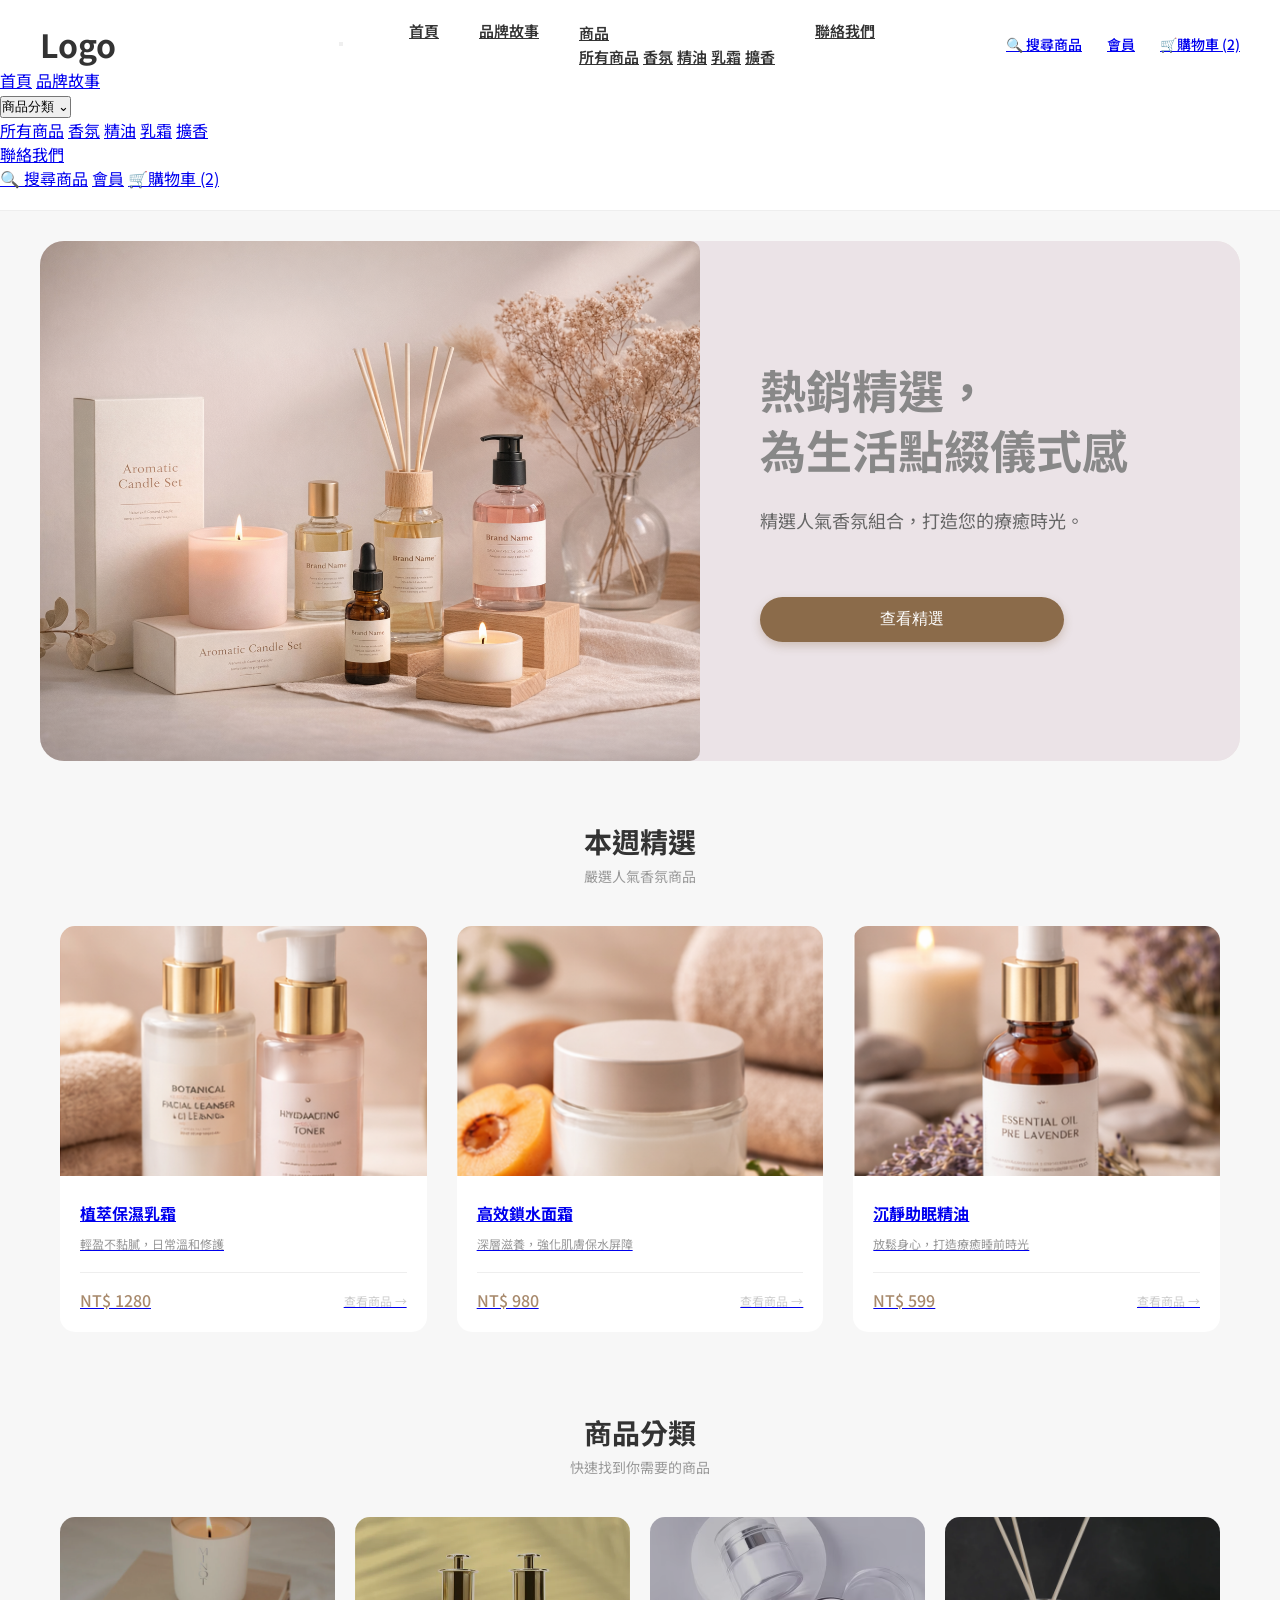
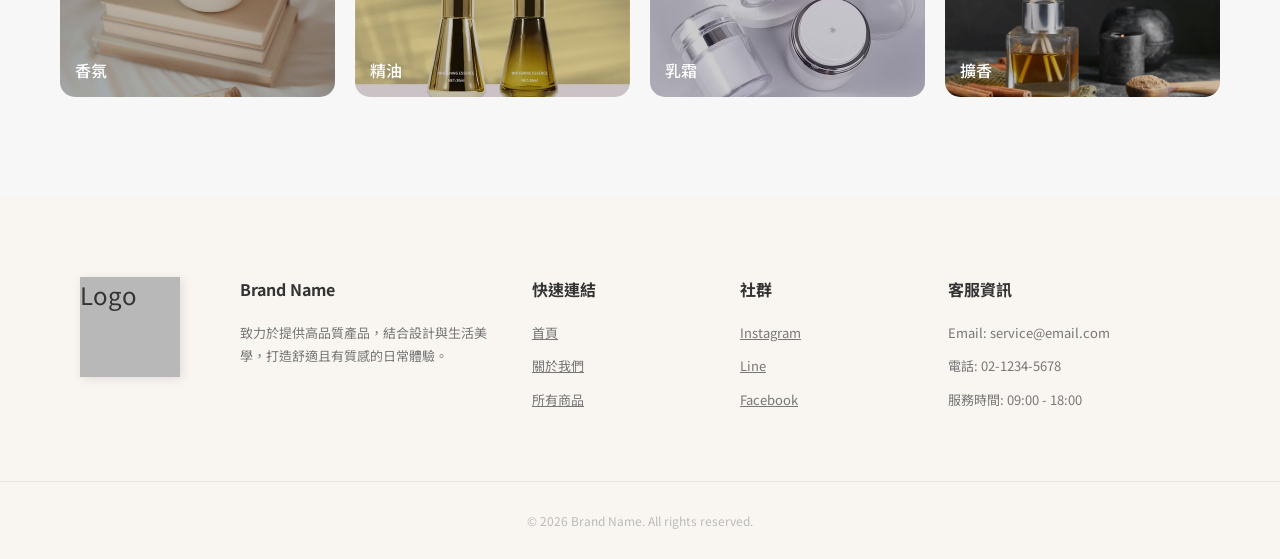
<file: index/index.html>
<!DOCTYPE html>
<html lang="zh-Hant">
<head>
    <meta charset="UTF-8">
    <meta name="viewport" content="width=device-width, initial-scale=1.0">
    <title>首頁 - 品牌名稱</title>
    <link rel="stylesheet" href="style.css">
    <link href="https://fonts.googleapis.com/css2?family=Noto+Sans+TC:wght@400;500;700&display=swap" rel="stylesheet">
</head>

<body>

    <header class="header">
        <div class="header-container">
            <div class="logo">Logo</div>

            <button class="menu-toggle" id="menuToggle" aria-label="開啟選單" aria-expanded="false">
                <span></span>
                <span></span>
                <span></span>
            </button>

            <nav class="nav-menu">
                <a href="../index/index.html" class="active">首頁</a>
                <a href="../about/about.html">品牌故事</a>

                <div class="nav-dropdown">
                    <a href="../Product/product.html" class="nav-dropdown-trigger">商品</a>
                    <div class="nav-dropdown-menu">
                        <a href="../Product/product.html">所有商品</a>
                        <a href="../Product/product.html">香氛</a>
                        <a href="../Product/product.html">精油</a>
                        <a href="../Product/product.html">乳霜</a>
                        <a href="../Product/product.html">擴香</a>
                    </div>
                </div>

                <a href="#footer">聯絡我們</a>
            </nav>

            <div class="nav-icons">
                <a href="#">🔍 搜尋商品</a>
                <a href="#">會員</a>
                <a href="#">🛒購物車 (2)</a>
            </div>
        </div>

        <div class="mobile-drawer" id="mobileDrawer">
            <div class="mobile-drawer-inner">
                <a href="../index/index.html" class="drawer-link active">首頁</a>
                <a href="../about/about.html" class="drawer-link">品牌故事</a>

                <div class="drawer-dropdown">
                    <button class="drawer-dropdown-toggle" id="drawerDropdownToggle" type="button">
                        商品分類
                        <span class="drawer-arrow">⌄</span>
                    </button>

                    <div class="drawer-submenu" id="drawerSubmenu">
                        <a href="../Product/product.html" class="drawer-sublink">所有商品</a>
                        <a href="../Product/product.html" class="drawer-sublink">香氛</a>
                        <a href="../Product/product.html" class="drawer-sublink">精油</a>
                        <a href="../Product/product.html" class="drawer-sublink">乳霜</a>
                        <a href="../Product/product.html" class="drawer-sublink">擴香</a>
                    </div>
                </div>

                <a href="#footer" class="drawer-link">聯絡我們</a>

                <div class="mobile-drawer-icons">
                    <a href="#">🔍 搜尋商品</a>
                    <a href="#">會員</a>
                    <a href="#">🛒購物車 (2)</a>
                </div>
            </div>
        </div>
    </header>

    <section class="hero-section">
        <div class="hero-slider" id="heroSlider">

            <div class="hero-slide">
                <div class="hero-container">
                    <div class="hero-content">
                        <h1 style="color: #8d7365;">沉靜香氣，<br>回到生活本質</h1>
                        <p>以簡約美學與溫潤木質調，<br>為日常帶來剛剛好的安定感。</p>
                        <button class="hero-btn" onclick="location.href='../Product/product.html'">立即加入</button>
                    </div>
                    <div class="hero-image">
                        <img src="images/hero-image.jpg" alt="Hero Product">
                    </div>
                </div>
            </div>

            <div class="hero-slide slide-2" style="background-color: #EBE3E7;">
                <div class="hero-container">
                    <div class="hero-image">
                        <img src="images/hero-image3.png" alt="熱銷精選">
                    </div>
                    <div class="hero-content">
                        <h1 style="color: #888;">熱銷精選，<br>為生活點綴儀式感</h1>
                        <p>精選人氣香氛組合，打造您的療癒時光。</p>
                        <button class="hero-btn" onclick="location.href='../Product/product.html'">查看精選</button>
                    </div>
                </div>
            </div>

            <div class="hero-slide" style="background-color: #f8edea;">
                <div class="hero-container">
                    <div class="hero-content">
                        <h1 style="color: #8d7365;">專屬會員，<br>享受獨家優惠</h1>
                        <p>立即加入我們，獲得最新活動通知與首購驚喜。</p>
                        <button class="hero-btn" style="background-color: #b89f8d;" onclick="location.href='../about/about.html'">立即加入</button>
                    </div>
                    <div class="hero-image">
                        <img src="images/hero-image2.png" alt="專屬會員">
                    </div>
                </div>
            </div>

        </div>
    </section>

    <section class="featured-section">
        <div class="section-title">
            <h2>本週精選</h2>
            <p>嚴選人氣香氛商品</p>
        </div>
        <div class="featured-grid">
            <a href="../product-detail/product-detail.html" class="product-card">
                <div class="card-img-wrapper">
                    <img src="images/prod1.jpg" alt="產品 1">
                </div>
                <div class="card-body">
                    <h3>植萃保濕乳霜</h3>
                    <p>輕盈不黏膩，日常溫和修護</p>
                    <div class="card-footer">
                        <span class="price">NT$ 1280</span>
                        <span class="view-link">查看商品 &rarr;</span>
                    </div>
                </div>
            </a>
            <a href="../product-detail/product-detail.html" class="product-card">
                <div class="card-img-wrapper">
                    <img src="images/prod2.jpg" alt="產品 2">
                </div>
                <div class="card-body">
                    <h3>高效鎖水面霜</h3>
                    <p>深層滋養，強化肌膚保水屏障</p>
                    <div class="card-footer">
                        <span class="price">NT$ 980</span>
                        <span class="view-link">查看商品 &rarr;</span>
                    </div>
                </div>
            </a>
            <a href="../product-detail/product-detail.html" class="product-card">
                <div class="card-img-wrapper">
                    <img src="images/prod3.jpg" alt="產品 3">
                </div>
                <div class="card-body">
                    <h3>沉靜助眠精油</h3>
                    <p>放鬆身心，打造療癒睡前時光</p>
                    <div class="card-footer">
                        <span class="price">NT$ 599</span>
                        <span class="view-link">查看商品 &rarr;</span>
                    </div>
                </div>
            </a>
        </div>
    </section>

    <section class="category-section">
        <div class="section-title">
            <h2>商品分類</h2>
            <p>快速找到你需要的商品</p>
        </div>
        <div class="category-grid">
            <div class="category-item">
                <img src="images/cat1.jpg" alt="香氛">
                <span class="category-label">香氛</span>
            </div>
            <div class="category-item">
                <img src="images/cat2.jpg" alt="精油">
                <span class="category-label">精油</span>
            </div>
            <div class="category-item">
                <img src="images/cat3.jpg" alt="乳霜">
                <span class="category-label">乳霜</span>
            </div>
            <div class="category-item">
                <img src="images/cat4.jpg" alt="擴香">
                <span class="category-label">擴香</span>
            </div>
        </div>
    </section>

    <footer id="footer" class="footer-main">
        <div class="footer-top-container">
            <div class="footer-logo-box">
                <div class="footer-logo-square">Logo</div>
            </div>

            <div class="footer-links-grid">
                <div class="footer-column">
                    <h4>Brand Name</h4>
                    <p>致力於提供高品質產品，結合設計與生活美學，打造舒適且有質感的日常體驗。</p>
                </div>
                <div class="footer-column">
                    <h4>快速連結</h4>
                    <ul>
                        <li><a href="../index/index.html">首頁</a></li>
                        <li><a href="../about/about.html">關於我們</a></li>
                        <li><a href="../Product/product.html">所有商品</a></li>
                    </ul>
                </div>
                <div class="footer-column">
                    <h4>社群</h4>
                    <ul>
                        <li><a href="#">Instagram</a></li>
                        <li><a href="#">Line</a></li>
                        <li><a href="#">Facebook</a></li>
                    </ul>
                </div>
                <div class="footer-column">
                    <h4>客服資訊</h4>
                    <p>Email: service@email.com</p>
                    <p>電話: 02-1234-5678</p>
                    <p>服務時間: 09:00 - 18:00</p>
                </div>
            </div>
        </div>
        <div class="footer-bottom">
            © 2026 Brand Name. All rights reserved.
        </div>
    </footer>

    <script>
        let currentSlide = 0;
        const slider = document.getElementById('heroSlider');
        const totalSlides = 3;

        function nextSlide() {
            currentSlide = (currentSlide + 1) % totalSlides;
            const offset = currentSlide * (100 / totalSlides);
            slider.style.transform = `translateX(-${offset}%)`;
        }

        setInterval(nextSlide, 4000);
    </script>

    <script>
        const menuToggle = document.getElementById('menuToggle');
        const mobileDrawer = document.getElementById('mobileDrawer');
        const drawerDropdownToggle = document.getElementById('drawerDropdownToggle');
        const drawerSubmenu = document.getElementById('drawerSubmenu');

        menuToggle.addEventListener('click', () => {
            menuToggle.classList.toggle('active');
            mobileDrawer.classList.toggle('active');

            const isExpanded = menuToggle.classList.contains('active');
            menuToggle.setAttribute('aria-expanded', isExpanded ? 'true' : 'false');
        });

        drawerDropdownToggle.addEventListener('click', () => {
            drawerDropdownToggle.classList.toggle('active');
            drawerSubmenu.classList.toggle('active');
        });
    </script>

</body>
</html>
</file>
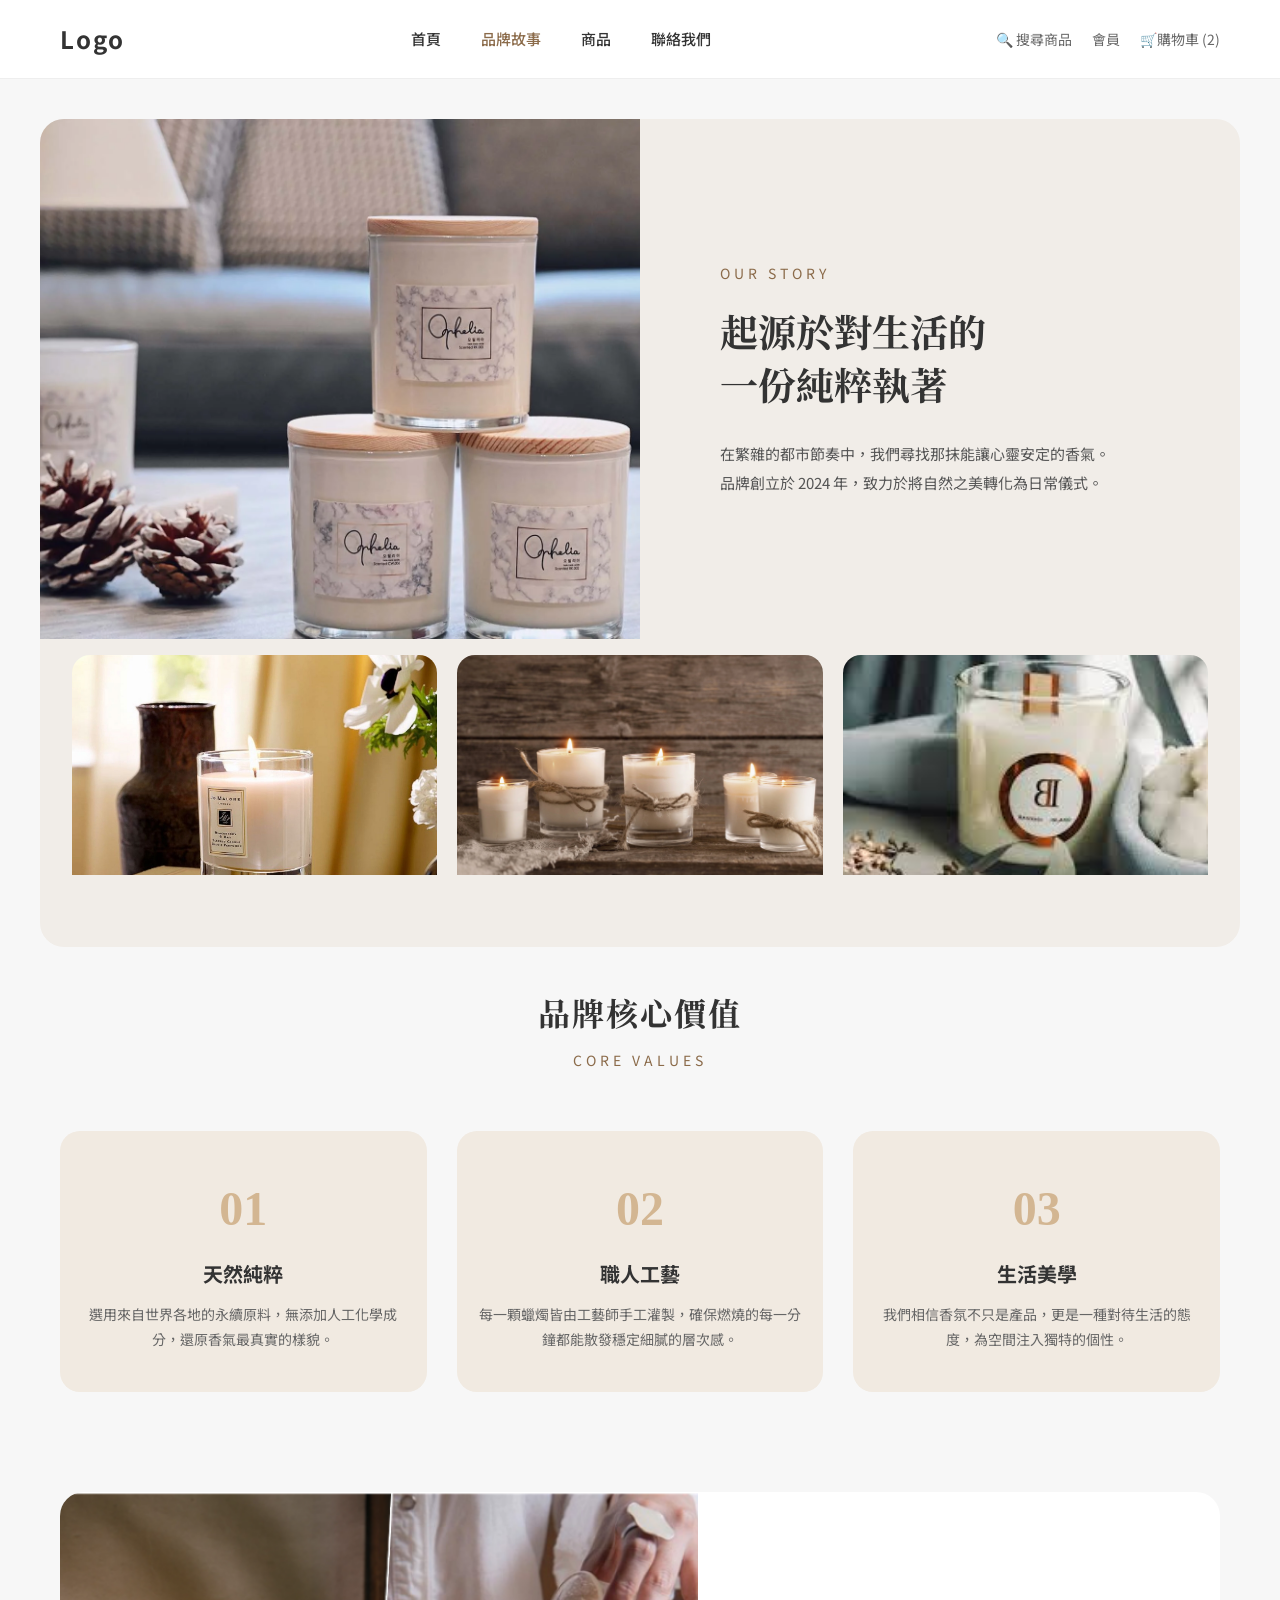
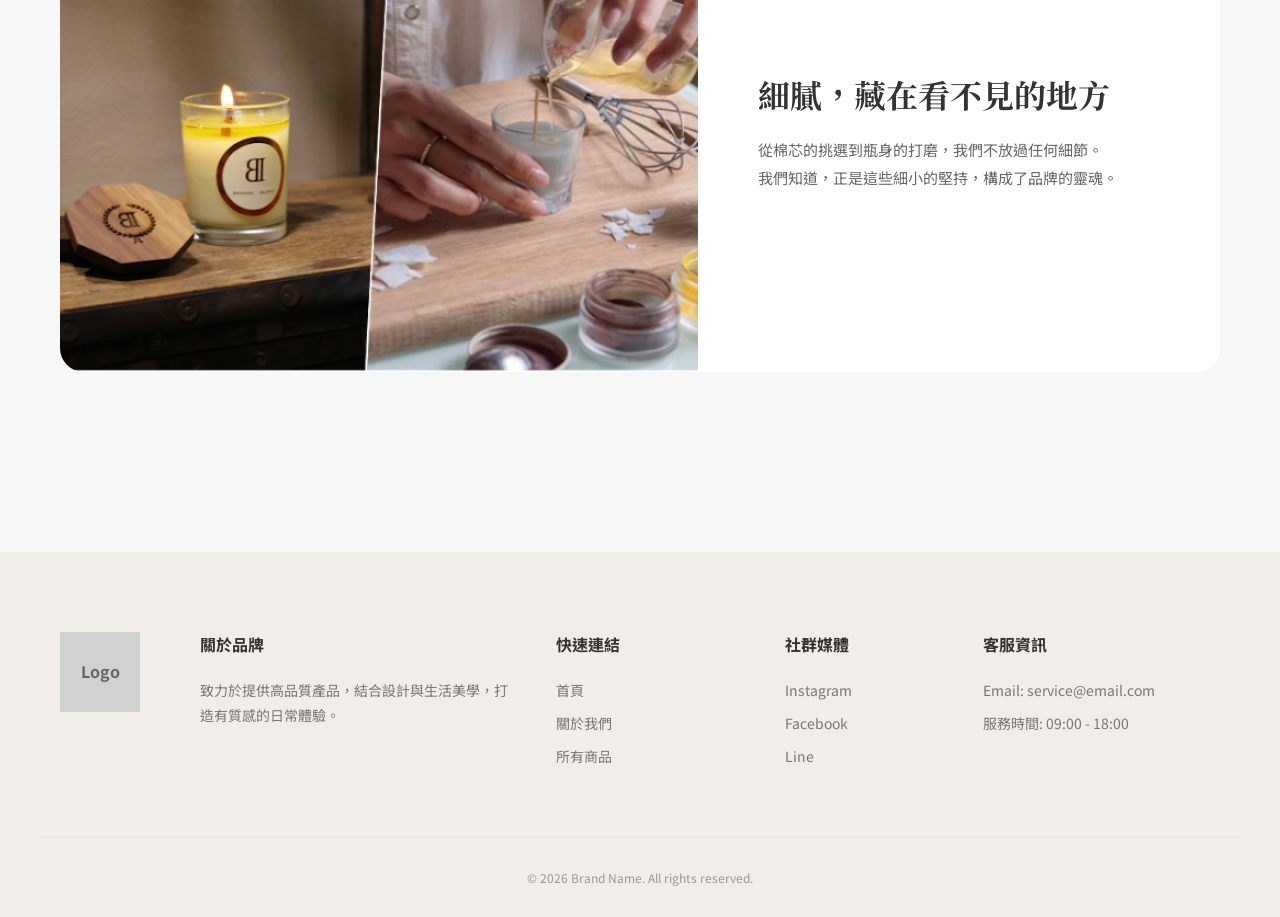
<file: about/about.html>
<!DOCTYPE html>
<html lang="zh-Hant">
<head>
    <meta charset="UTF-8">
    <meta name="viewport" content="width=device-width, initial-scale=1.0">
    <title>品牌故事 - 品牌名稱</title>
    <link rel="stylesheet" href="style.css">
    <link href="https://fonts.googleapis.com/css2?family=Noto+Sans+TC:wght@400;500;700&family=Noto+Serif+TC:wght@600&display=swap" rel="stylesheet">
</head>
<body>

    <header class="header">
        <div class="header-container">
            <div class="logo">Logo</div>

            <nav class="nav-menu">
                <a href="../index/index.html">首頁</a>
                <a href="../about/about.html" class="active">品牌故事</a>
                <a href="../Product/product.html">商品</a>
                <a href="#">聯絡我們</a>
            </nav>

            <div class="nav-icons">
                <a href="#">🔍 搜尋商品</a>
                <a href="#">會員</a>
                <a href="#">🛒購物車 (2)</a>
            </div>
        </div>
    </header>

    <main class="about-page">
        <section class="about-hero">
            <div class="about-hero-container">
                <div class="about-hero-image">
                    <img src="images/about-hero.jpg" alt="品牌精神圖">
                </div>
                <div class="about-hero-text">
                    <span class="about-subtitle">OUR STORY</span>
                    <h1>起源於對生活的<br>一份純粹執著</h1>
                    <p>在繁雜的都市節奏中，我們尋找那抹能讓心靈安定的香氣。<br>品牌創立於 2024 年，致力於將自然之美轉化為日常儀式。</p>
                </div>
            </div>

            <div class="about-story-gallery">
                <div class="about-story-gallery-container">
                    <div class="story-gallery-item large">
                        <img src="images/about-story-1.jpg" alt="品牌故事延伸圖片 1">
                    </div>
                    <div class="story-gallery-item">
                        <img src="images/about-story-2.jpg" alt="品牌故事延伸圖片 2">
                    </div>
                    <div class="story-gallery-item">
                        <img src="images/about-story-3.jpg" alt="品牌故事延伸圖片 3">
                    </div>
                </div>
            </div>
        </section>
        



        <section class="brand-values">
            <div class="section-title">
                <h2>品牌核心價值</h2>
                <p>Core Values</p>
            </div>
            <div class="values-grid">
                <div class="value-item">
                    <span class="value-num">01</span>
                    <h3>天然純粹</h3>
                    <p>選用來自世界各地的永續原料，無添加人工化學成分，還原香氣最真實的樣貌。</p>
                </div>
                <div class="value-item">
                    <span class="value-num">02</span>
                    <h3>職人工藝</h3>
                    <p>每一顆蠟燭皆由工藝師手工灌製，確保燃燒的每一分鐘都能散發穩定細膩的層次感。</p>
                </div>
                <div class="value-item">
                    <span class="value-num">03</span>
                    <h3>生活美學</h3>
                    <p>我們相信香氛不只是產品，更是一種對待生活的態度，為空間注入獨特的個性。</p>
                </div>
            </div>
        </section>

        <section class="about-detail">
            <div class="detail-row">
                <div class="detail-img">
                    <img src="images/about-detail-1.jpg" alt="工藝細節">
                </div>
                <div class="detail-content">
                    <h2>細膩，藏在看不見的地方</h2>
                    <p>從棉芯的挑選到瓶身的打磨，我們不放過任何細節。<br>我們知道，正是這些細小的堅持，構成了品牌的靈魂。</p>
                </div>
            </div>
        </section>

    </main>

    <footer class="footer-main">
        <div class="footer-top-container">
            <div class="footer-logo-box">
                <div class="footer-logo-square">Logo</div>
            </div>

            <div class="footer-links-grid">
                <div class="footer-column">
                    <h4>關於品牌</h4>
                    <p>致力於提供高品質產品，結合設計與生活美學，打造有質感的日常體驗。</p>
                </div>

                <div class="footer-column">
                    <h4>快速連結</h4>
                    <ul>
                        <li><a href="../index/index.html">首頁</a></li>
                        <li><a href="../about/about.html">關於我們</a></li>
                        <li><a href="../Product/product.html">所有商品</a></li>
                    </ul>
                </div>

                <div class="footer-column">
                    <h4>社群媒體</h4>
                    <ul>
                        <li><a href="#">Instagram</a></li>
                        <li><a href="#">Facebook</a></li>
                        <li><a href="#">Line</a></li>
                    </ul>
                </div>

                <div class="footer-column">
                    <h4>客服資訊</h4>
                    <p>Email: service@email.com</p>
                    <p>服務時間: 09:00 - 18:00</p>
                </div>
            </div>
        </div>

        <div class="footer-bottom">
            © 2026 Brand Name. All rights reserved.
        </div>
    </footer>

</body>
</html>
</file>
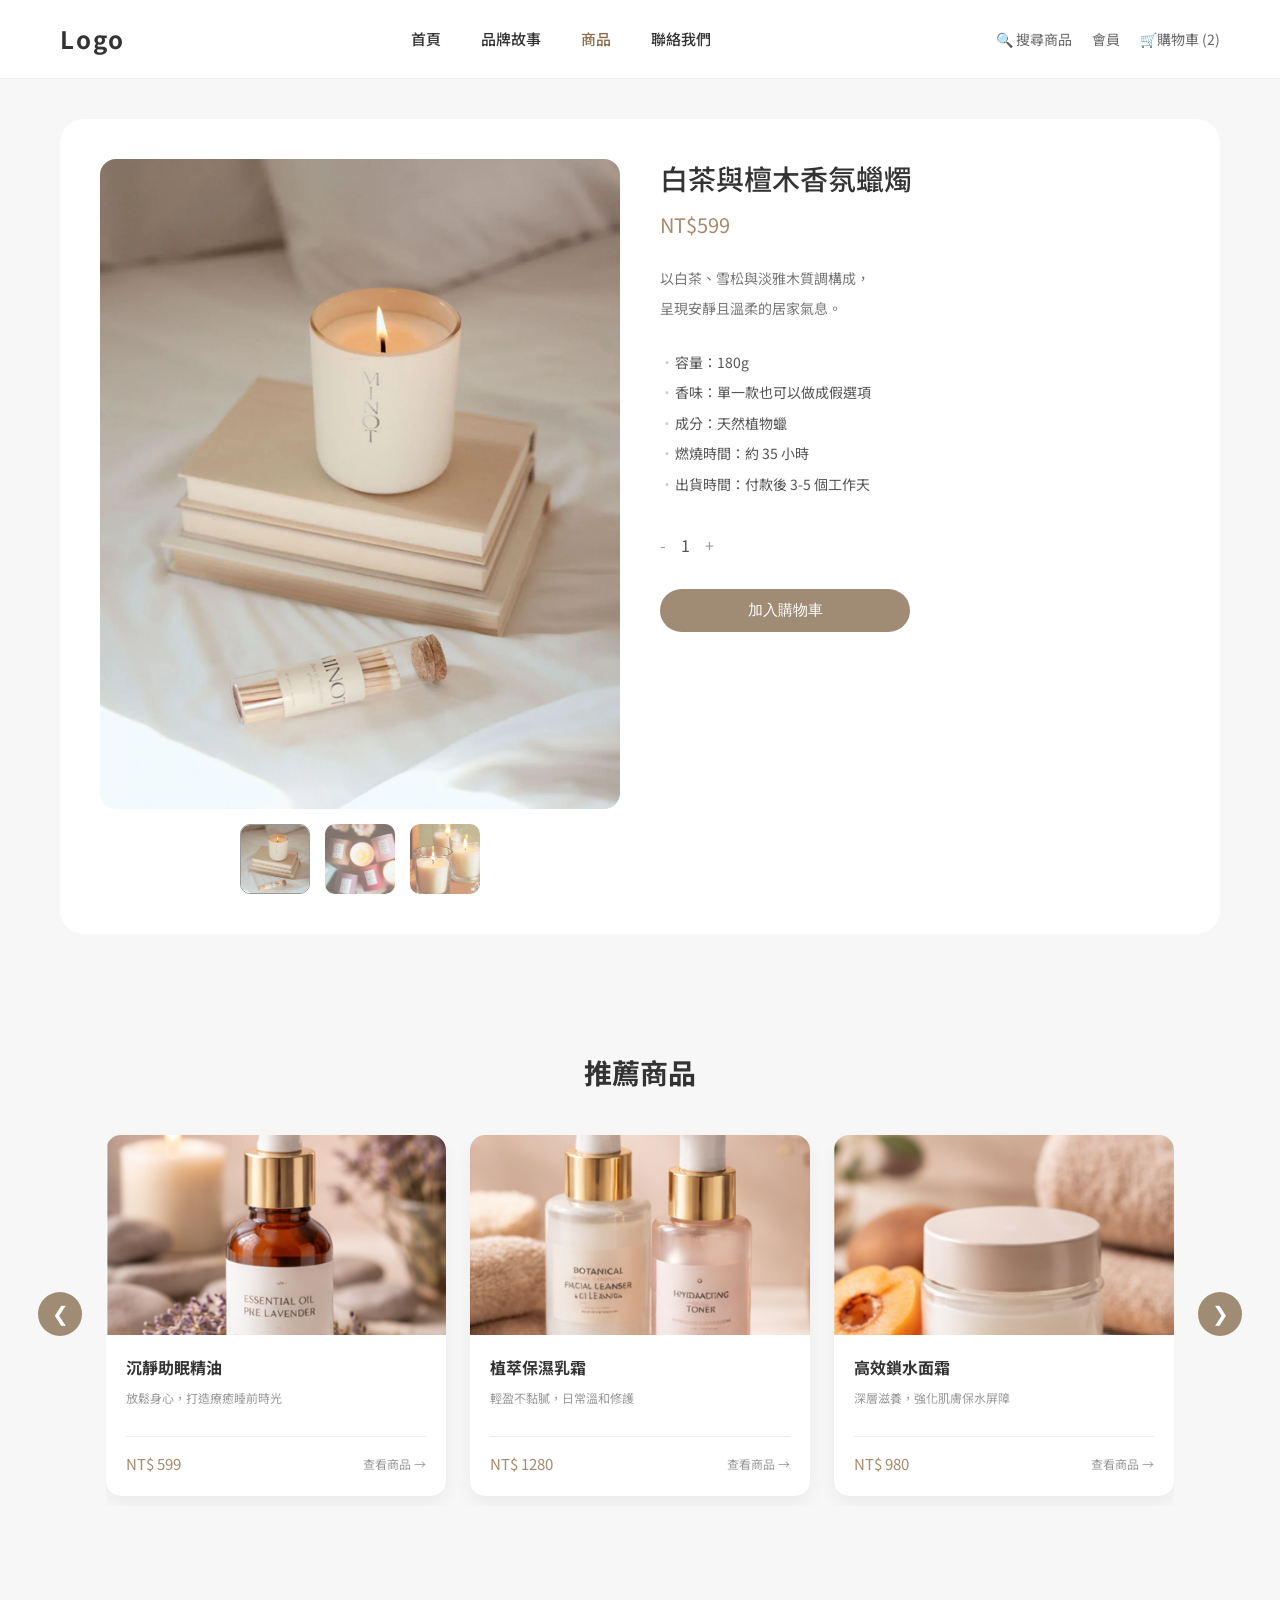
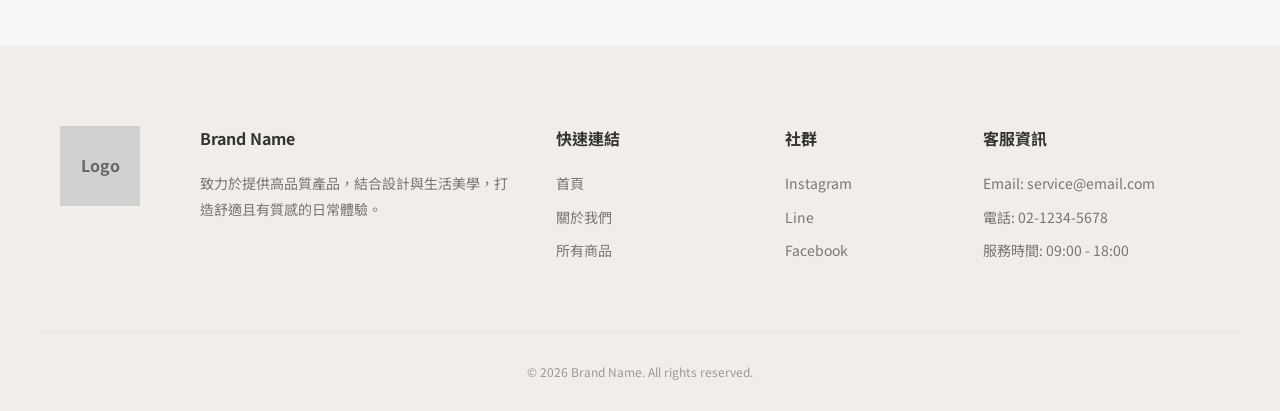
<file: product-detail/product-detail.html>
<!DOCTYPE html>
<html lang="zh-Hant">
<head>
    <meta charset="UTF-8">
    <meta name="viewport" content="width=device-width, initial-scale=1.0">
    <title>白茶與檀木香氛蠟燭 - Logo</title>
    <link rel="stylesheet" href="style.css">
    <link href="https://fonts.googleapis.com/css2?family=Noto+Sans+TC:wght@400;500;700&display=swap" rel="stylesheet">
</head>

<body>

    <header class="header">
        <div class="header-container">
            <div class="logo">Logo</div>

            <button class="menu-toggle" id="menuToggle" aria-label="開啟選單" aria-expanded="false">
                <span></span>
                <span></span>
                <span></span>
            </button>

            <nav class="nav-menu">
                <a href="../index/index.html">首頁</a>
                <a href="../about/about.html">品牌故事</a>

                <div class="nav-dropdown">
                    <a href="../Product/product.html" class="active nav-dropdown-trigger">商品</a>
                    <div class="nav-dropdown-menu">
                        <a href="../Product/product.html">所有商品</a>
                        <a href="../Product/product.html">香氛</a>
                        <a href="../Product/product.html">精油</a>
                        <a href="../Product/product.html">乳霜</a>
                        <a href="../Product/product.html">擴香</a>
                    </div>
                </div>

                <a href="#footer">聯絡我們</a>
            </nav>

            <div class="nav-icons">
                <a href="#">🔍 搜尋商品</a>
                <a href="#">會員</a>
                <a href="#">🛒購物車 (2)</a>
            </div>
        </div>

        <div class="mobile-drawer" id="mobileDrawer">
            <div class="mobile-drawer-inner">
                <a href="../index/index.html" class="drawer-link">首頁</a>
                <a href="../about/about.html" class="drawer-link">品牌故事</a>

                <div class="drawer-dropdown">
                    <button class="drawer-dropdown-toggle active" id="drawerDropdownToggle" type="button">
                        商品分類
                        <span class="drawer-arrow">⌄</span>
                    </button>

                    <div class="drawer-submenu" id="drawerSubmenu">
                        <a href="../Product/product.html" class="drawer-sublink active">所有商品</a>
                        <a href="../Product/product.html" class="drawer-sublink">香氛</a>
                        <a href="../Product/product.html" class="drawer-sublink">精油</a>
                        <a href="../Product/product.html" class="drawer-sublink">乳霜</a>
                        <a href="../Product/product.html" class="drawer-sublink">擴香</a>
                    </div>
                </div>

                <a href="#footer" class="drawer-link">聯絡我們</a>

                <div class="mobile-drawer-icons">
                    <a href="#">🔍 搜尋商品</a>
                    <a href="#">會員</a>
                    <a href="#">🛒購物車 (2)</a>
                </div>
            </div>
        </div>
    </header>

    <main class="main-content">
        <div class="product-wrapper">
            <div class="product-gallery">
                <div class="main-image">
                    <img src="images/main-candle.jpg" alt="白茶與檀木香氛蠟燭主圖">
                </div>

                <div class="thumbnail-list">
                    <img src="images/thumb3.jpg" alt="縮圖 1" class="thumbnail active">
                    <img src="images/thumb2.jpg" alt="縮圖 2" class="thumbnail">
                    <img src="images/thumb1.jpg" alt="縮圖 3" class="thumbnail">
                </div>
            </div>

            <div class="product-info">
                <h1 class="product-title">白茶與檀木香氛蠟燭</h1>
                <div class="product-price">NT$599</div>

                <div class="product-description">
                    <p>以白茶、雪松與淡雅木質調構成，</p>
                    <p>呈現安靜且溫柔的居家氣息。</p>
                </div>

                <ul class="product-specs">
                    <li>容量：180g</li>
                    <li>香味：單一款也可以做成假選項</li>
                    <li>成分：天然植物蠟</li>
                    <li>燃燒時間：約 35 小時</li>
                    <li>出貨時間：付款後 3-5 個工作天</li>
                </ul>

                <div class="quantity-selector">
                    <span class="qty-btn">-</span>
                    <span class="qty-number">1</span>
                    <span class="qty-btn">+</span>
                </div>

                <button class="add-to-cart-btn">加入購物車</button>
            </div>
        </div>
    </main>

    <section class="recommend-section">
        <h2 class="recommend-title">推薦商品</h2>

        <div class="recommend-carousel">
            <button class="carousel-btn carousel-btn-prev" aria-label="上一個商品">
                &#10094;
            </button>

            <div class="recommend-slider" id="recommendSlider">
                <div class="recommend-track">
                    <a href="product-detail.html" class="product-card">
                        <img src="images/rec1.jpg" alt="沉靜助眠精油">
                        <div class="card-info">
                            <h3>沉靜助眠精油</h3>
                            <p class="card-subtitle">放鬆身心，打造療癒睡前時光</p>
                            <div class="card-footer">
                                <span class="card-price">NT$ 599</span>
                                <span class="view-product">查看商品 &rarr;</span>
                            </div>
                        </div>
                    </a>

                    <a href="product-detail.html" class="product-card">
                        <img src="images/rec2.jpg" alt="植萃保濕乳霜">
                        <div class="card-info">
                            <h3>植萃保濕乳霜</h3>
                            <p class="card-subtitle">輕盈不黏膩，日常溫和修護</p>
                            <div class="card-footer">
                                <span class="card-price">NT$ 1280</span>
                                <span class="view-product">查看商品 &rarr;</span>
                            </div>
                        </div>
                    </a>

                    <a href="product-detail.html" class="product-card">
                        <img src="images/rec3.jpg" alt="高效鎖水面霜">
                        <div class="card-info">
                            <h3>高效鎖水面霜</h3>
                            <p class="card-subtitle">深層滋養，強化肌膚保水屏障</p>
                            <div class="card-footer">
                                <span class="card-price">NT$ 980</span>
                                <span class="view-product">查看商品 &rarr;</span>
                            </div>
                        </div>
                    </a>

                    <a href="product.html" class="product-card">
                        <img src="images/rec4.jpg" alt="靜謐森林擴香精油">
                        <div class="card-info">
                            <h3>靜謐森林擴香精油</h3>
                            <p class="card-subtitle">在日常之中，留一段屬於自己的寧靜</p>
                            <div class="card-footer">
                                <span class="card-price">NT$ 680</span>
                                <span class="view-product">查看商品 &rarr;</span>
                            </div>
                        </div>
                    </a>

                    <a href="product.html" class="product-card">
                        <img src="images/rec5.jpg" alt="柑橘亮澤保濕面霜">
                        <div class="card-info">
                            <h3>柑橘亮澤保濕面霜</h3>
                            <p class="card-subtitle">輕盈不黏膩，日常保養的安心選擇</p>
                            <div class="card-footer">
                                <span class="card-price">NT$ 980</span>
                                <span class="view-product">查看商品 &rarr;</span>
                            </div>
                        </div>
                    </a>
                </div>
            </div>

            <button class="carousel-btn carousel-btn-next" aria-label="下一個商品">
                &#10095;
            </button>
        </div>
    </section>

    <footer id="footer" class="footer-main">
        <div class="footer-top-container">
            <div class="footer-logo-box">
                <div class="footer-logo-square">Logo</div>
            </div>

            <div class="footer-links-grid">
                <div class="footer-column">
                    <h4>Brand Name</h4>
                    <p>致力於提供高品質產品，結合設計與生活美學，打造舒適且有質感的日常體驗。</p>
                </div>

                <div class="footer-column">
                    <h4>快速連結</h4>
                    <ul>
                        <li><a href="../index/index.html">首頁</a></li>
                        <li><a href="../about/about.html">關於我們</a></li>
                        <li><a href="../Product/product.html">所有商品</a></li>
                    </ul>
                </div>

                <div class="footer-column">
                    <h4>社群</h4>
                    <ul>
                        <li><a href="#">Instagram</a></li>
                        <li><a href="#">Line</a></li>
                        <li><a href="#">Facebook</a></li>
                    </ul>
                </div>

                <div class="footer-column">
                    <h4>客服資訊</h4>
                    <p>Email: service@email.com</p>
                    <p>電話: 02-1234-5678</p>
                    <p>服務時間: 09:00 - 18:00</p>
                </div>
            </div>
        </div>

        <div class="footer-bottom">
            © 2026 Brand Name. All rights reserved.
        </div>
    </footer>

    <script>
        const slider = document.getElementById("recommendSlider");
        const track = slider.querySelector(".recommend-track");
        const prevBtn = document.querySelector(".carousel-btn-prev");
        const nextBtn = document.querySelector(".carousel-btn-next");
        const cards = track.querySelectorAll(".product-card");

        let currentIndex = 0;

        const cardWidth = 340;
        const gap = 24;
        const visibleCards = 3;
        const maxIndex = cards.length - visibleCards;

        function updateCarousel() {
            const offset = currentIndex * (cardWidth + gap);
            track.style.transform = `translateX(-${offset}px)`;
        }

        nextBtn.addEventListener("click", () => {
            if (currentIndex < maxIndex) {
                currentIndex++;
                updateCarousel();
            }
        });

        prevBtn.addEventListener("click", () => {
            if (currentIndex > 0) {
                currentIndex--;
                updateCarousel();
            }
        });
    </script>

    <script>
        const thumbnails = document.querySelectorAll('.thumbnail');
        const mainImage = document.querySelector('.main-image img');

        thumbnails.forEach(thumb => {
            thumb.addEventListener('click', () => {
                mainImage.src = thumb.src;
                thumbnails.forEach(t => t.classList.remove('active'));
                thumb.classList.add('active');
            });
        });
    </script>

    <script>
        const menuToggle = document.getElementById('menuToggle');
        const mobileDrawer = document.getElementById('mobileDrawer');
        const drawerDropdownToggle = document.getElementById('drawerDropdownToggle');
        const drawerSubmenu = document.getElementById('drawerSubmenu');

        menuToggle.addEventListener('click', () => {
            menuToggle.classList.toggle('active');
            mobileDrawer.classList.toggle('active');

            const isExpanded = menuToggle.classList.contains('active');
            menuToggle.setAttribute('aria-expanded', isExpanded ? 'true' : 'false');
        });

        drawerDropdownToggle.addEventListener('click', () => {
            drawerDropdownToggle.classList.toggle('active');
            drawerSubmenu.classList.toggle('active');
        });
    </script>

</body>
</html>
</file>
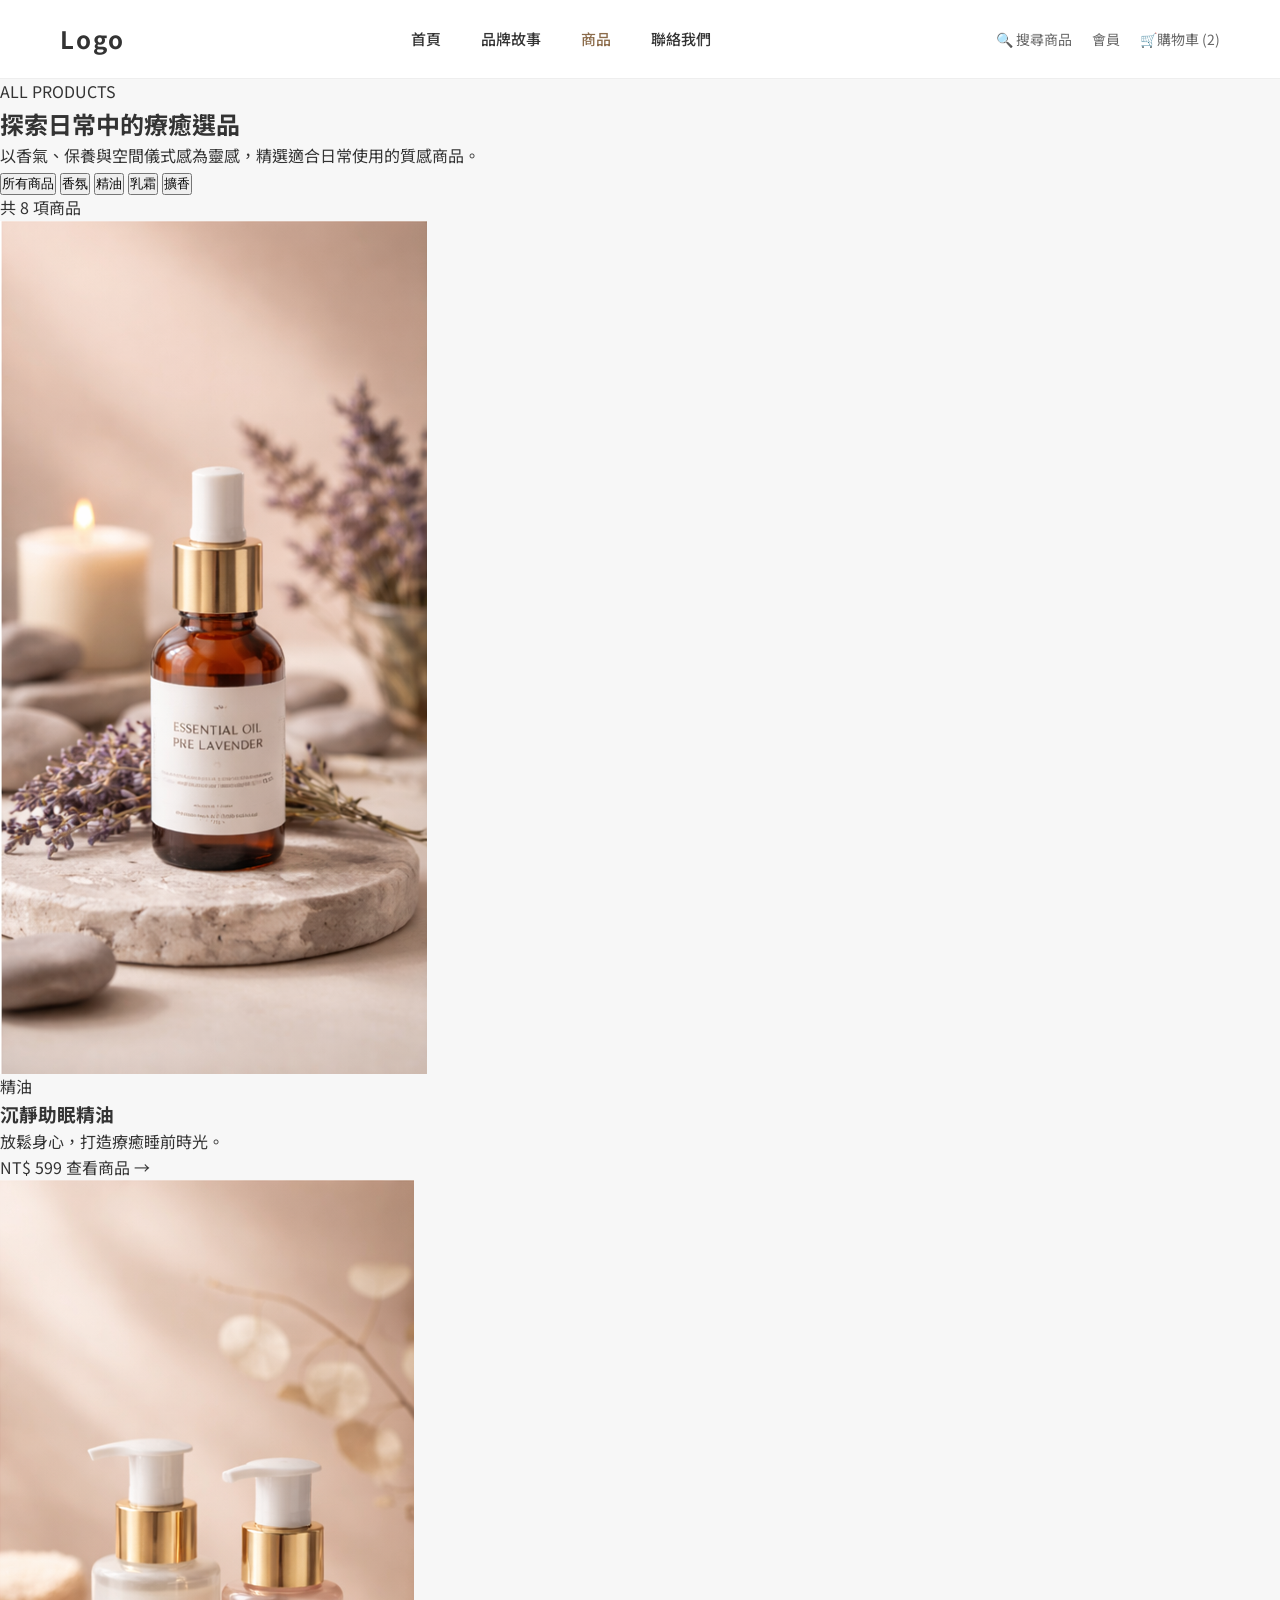
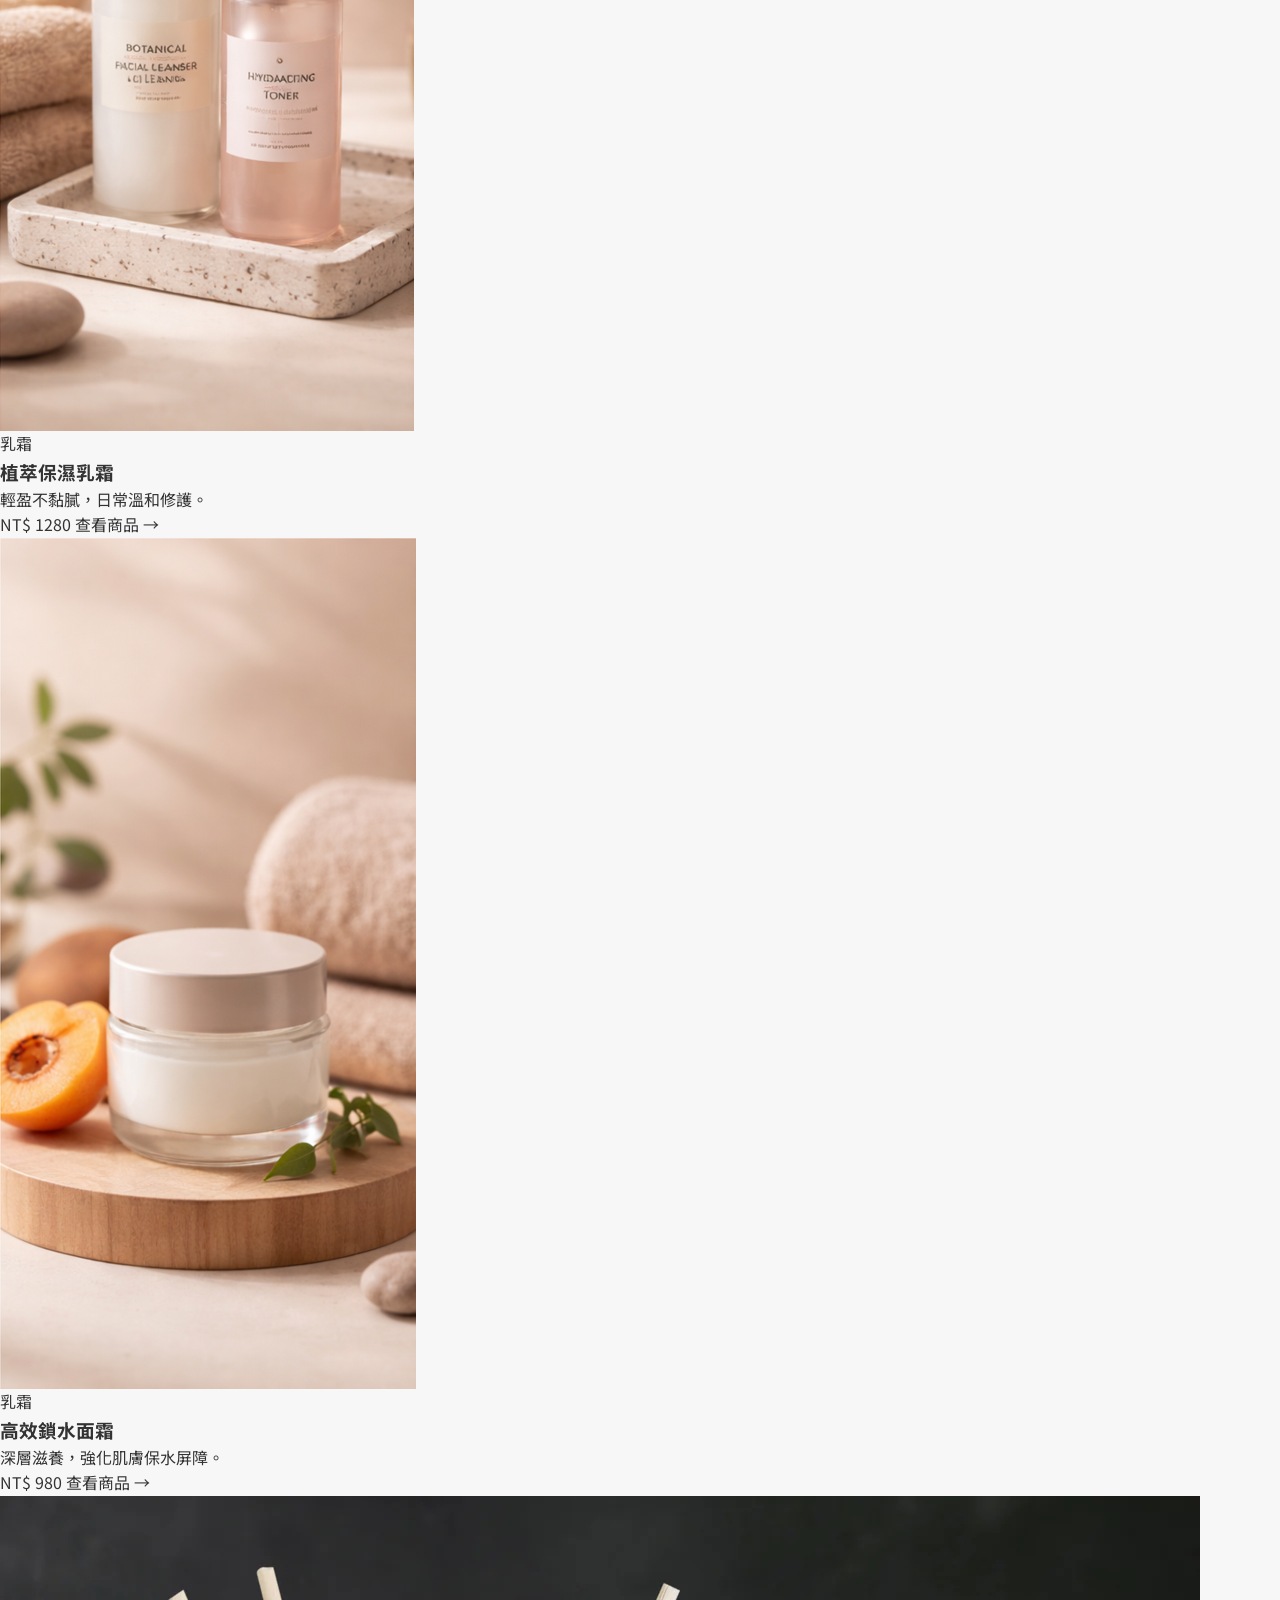
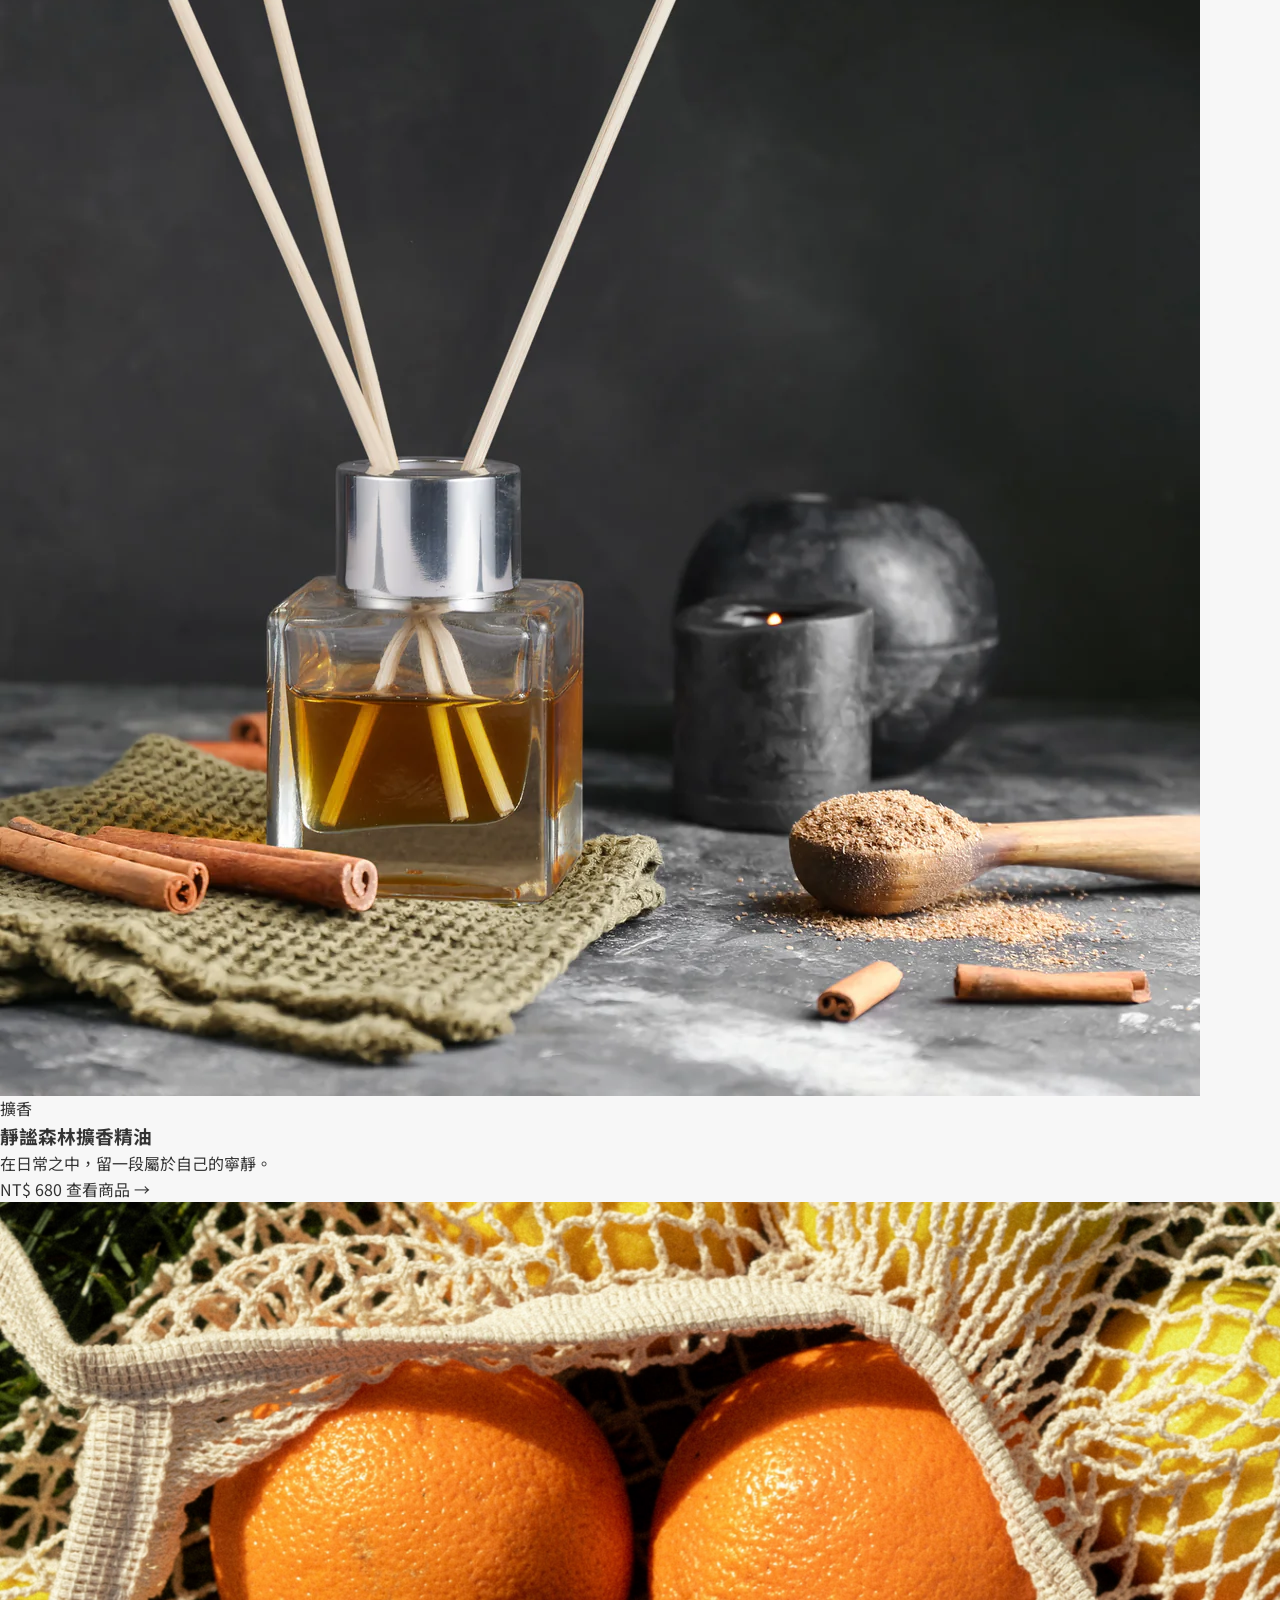
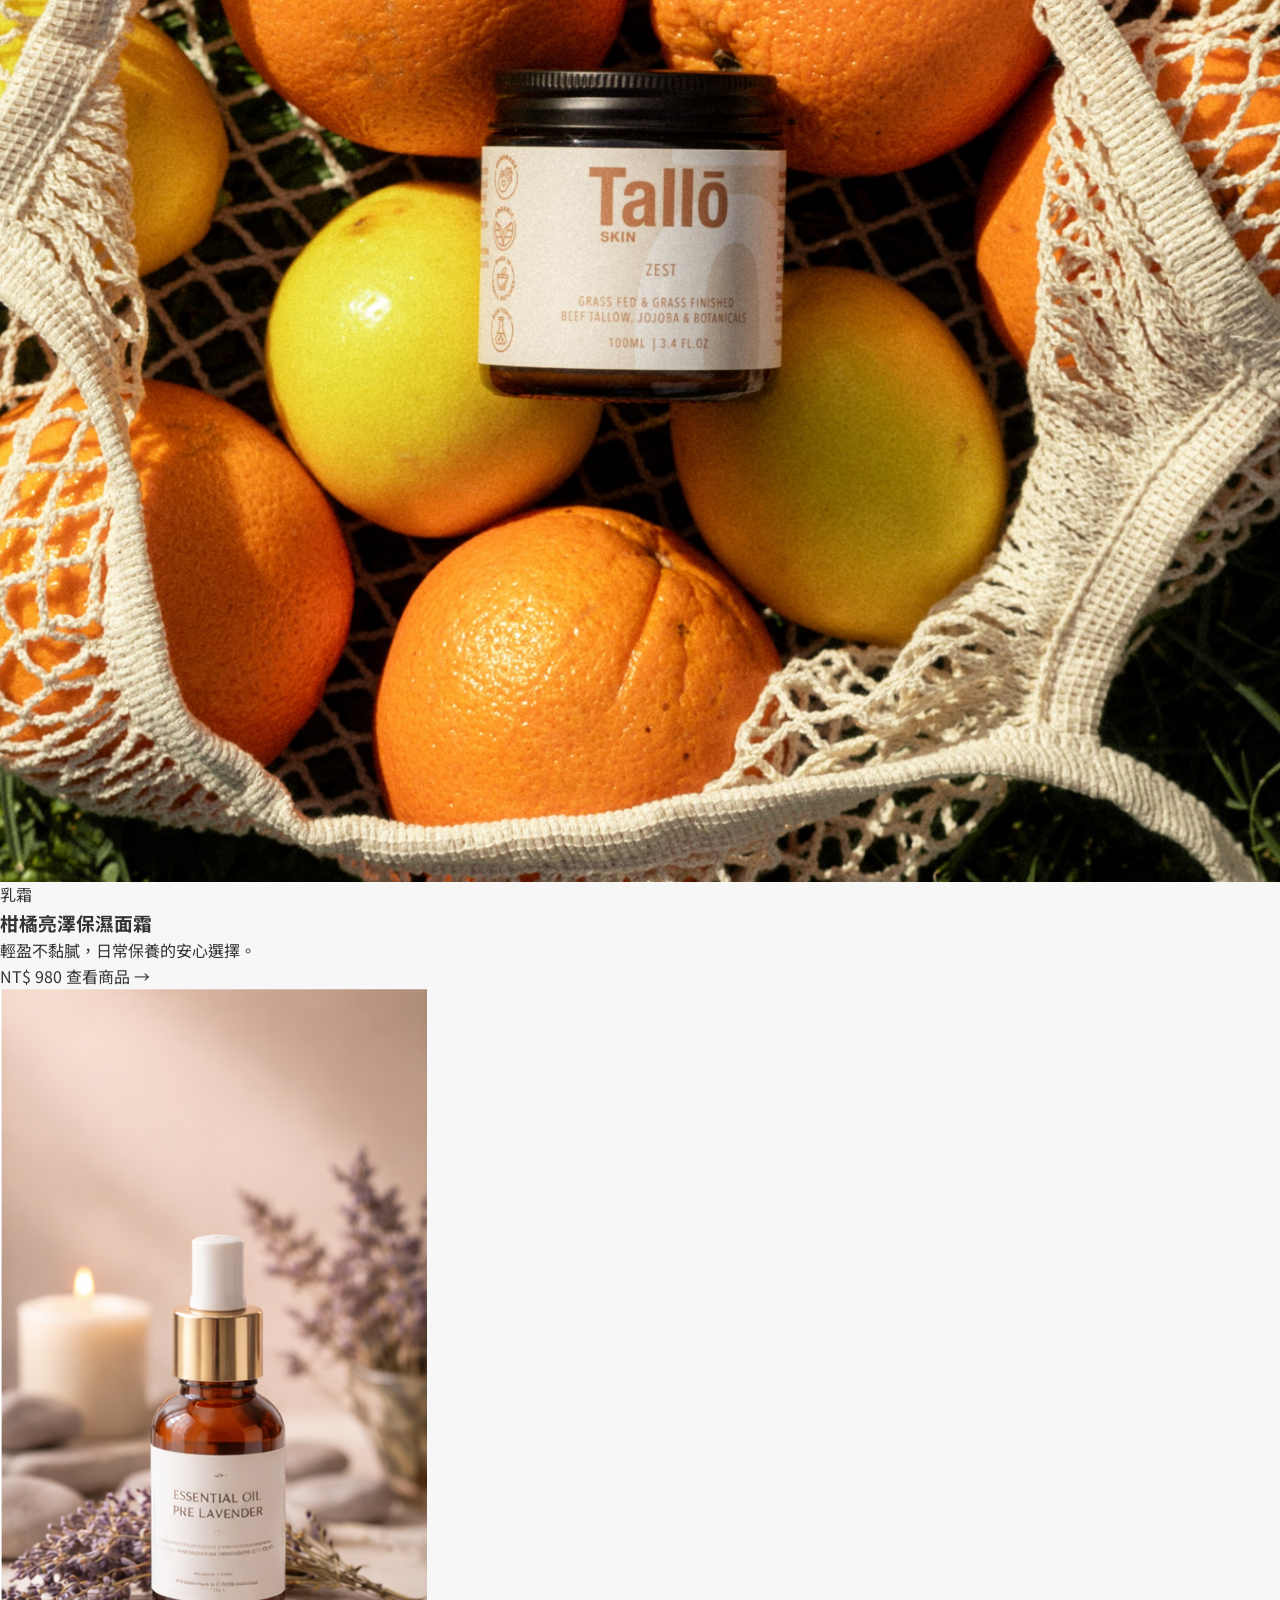
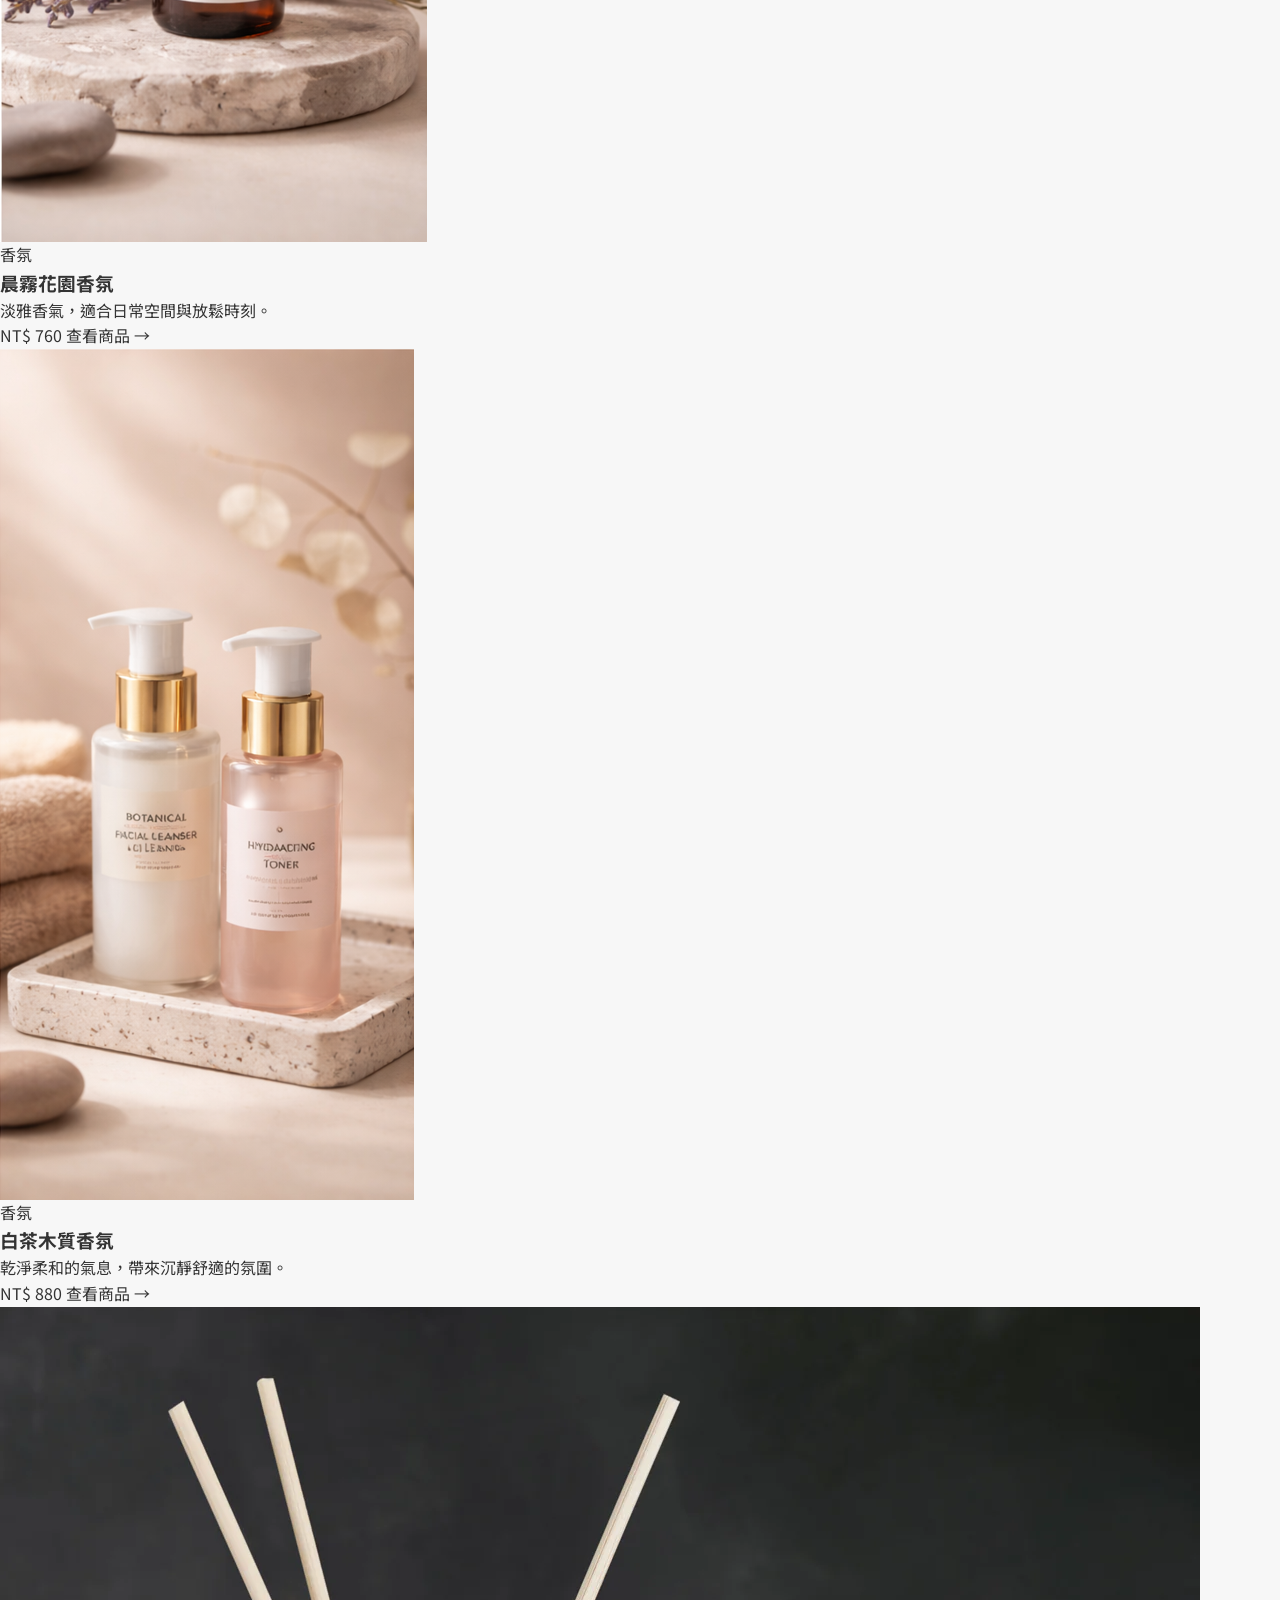
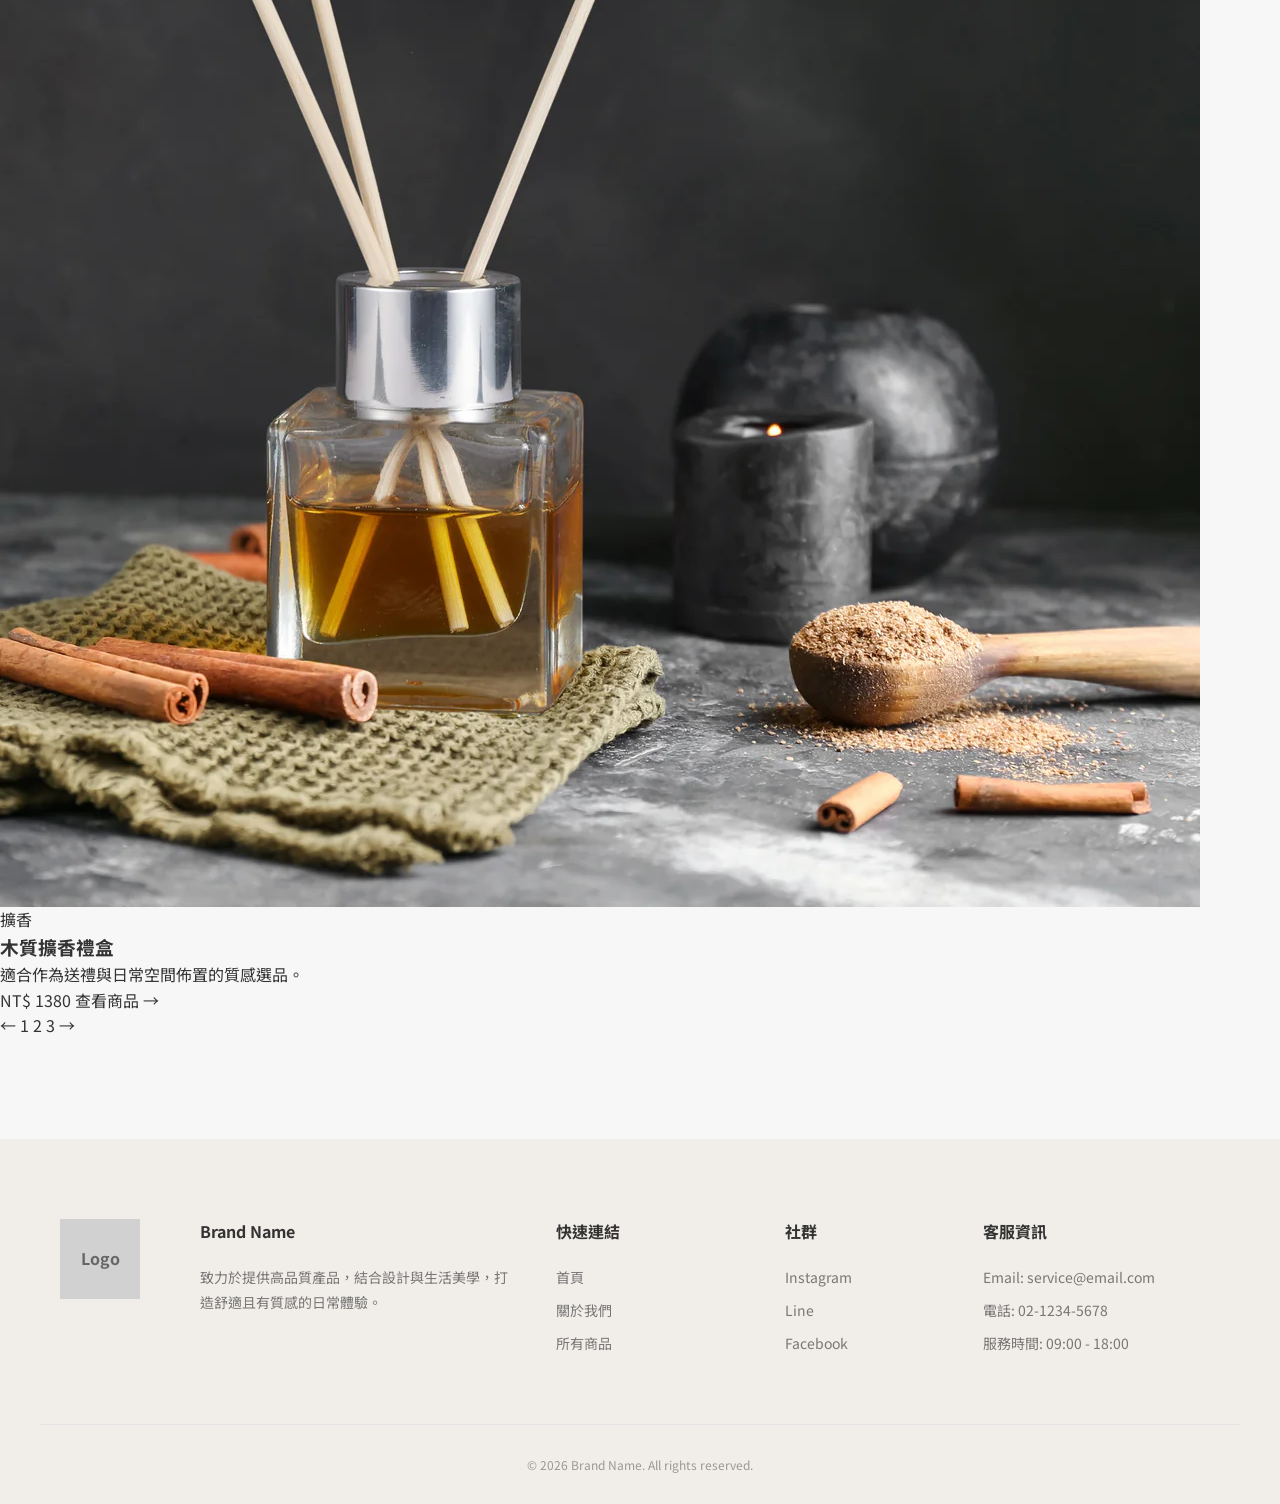
<file: Product/product.html>
<!DOCTYPE html>
<html lang="zh-Hant">
<head>
    <meta charset="UTF-8">
    <meta name="viewport" content="width=device-width, initial-scale=1.0">
    <title>所有商品 - Logo</title>
    <link rel="stylesheet" href="style.css">
    <link href="https://fonts.googleapis.com/css2?family=Noto+Sans+TC:wght@400;500;700&display=swap" rel="stylesheet">
</head>

<body>

    <header class="header">
        <div class="header-container">
            <div class="logo">Logo</div>

            <button class="menu-toggle" id="menuToggle" aria-label="開啟選單" aria-expanded="false">
                <span></span>
                <span></span>
                <span></span>
            </button>

            <nav class="nav-menu">
                <a href="../index/index.html">首頁</a>
                <a href="../about/about.html">品牌故事</a>

                <div class="nav-dropdown">
                    <a href="../Product/products.html" class="active nav-dropdown-trigger">商品</a>
                    <div class="nav-dropdown-menu">
                        <a href="../Product/product.html">所有商品</a>
                        <a href="../Product/product.html">香氛</a>
                        <a href="../Product/product.html">精油</a>
                        <a href="../Product/product.html">乳霜</a>
                        <a href="../Product/product.html">擴香</a>
                    </div>
                </div>

                <a href="#footer">聯絡我們</a>
            </nav>

            <div class="nav-icons">
                <a href="#">🔍 搜尋商品</a>
                <a href="#">會員</a>
                <a href="#">🛒購物車 (2)</a>
            </div>
        </div>

        <div class="mobile-drawer" id="mobileDrawer">
            <div class="mobile-drawer-inner">
                <a href="../index/index.html" class="drawer-link">首頁</a>
                <a href="../about/about.html" class="drawer-link">品牌故事</a>

                <div class="drawer-dropdown">
                    <button class="drawer-dropdown-toggle active" id="drawerDropdownToggle" type="button">
                        商品分類
                        <span class="drawer-arrow">⌄</span>
                    </button>

                    <div class="drawer-submenu active" id="drawerSubmenu">
                        <a href="../Product/product.html" class="drawer-sublink active">所有商品</a>
                        <a href="../Product/product.html" class="drawer-sublink">香氛</a>
                        <a href="../Product/product.html" class="drawer-sublink">精油</a>
                        <a href="../Product/product.html" class="drawer-sublink">乳霜</a>
                        <a href="../Product/product.html" class="drawer-sublink">擴香</a>
                    </div>
                </div>

                <a href="#footer" class="drawer-link">聯絡我們</a>

                <div class="mobile-drawer-icons">
                    <a href="#">🔍 搜尋商品</a>
                    <a href="#">會員</a>
                    <a href="#">🛒購物車 (2)</a>
                </div>
            </div>
        </div>
    </header>

    <main class="product-list-page">
        <section class="product-list-hero">
            <div class="product-list-hero-content">
                <span class="product-list-kicker">ALL PRODUCTS</span>
                <h1>探索日常中的療癒選品</h1>
                <p>以香氣、保養與空間儀式感為靈感，精選適合日常使用的質感商品。</p>
            </div>
        </section>

        <section class="product-list-toolbar">
            <div class="product-list-categories">
                <button class="category-chip active" type="button">所有商品</button>
                <button class="category-chip" type="button">香氛</button>
                <button class="category-chip" type="button">精油</button>
                <button class="category-chip" type="button">乳霜</button>
                <button class="category-chip" type="button">擴香</button>
            </div>

            <div class="product-list-meta">
                <span>共 8 項商品</span>
            </div>
        </section>

        <section class="product-list-section">
            <div class="product-list-grid">
                <a href="../product-detail/product-detail.html" class="list-product-card">
                    <div class="list-product-image">
                        <img src="images/rec1.jpg" alt="沉靜助眠精油">
                    </div>
                    <div class="list-product-body">
                        <span class="list-product-tag">精油</span>
                        <h3>沉靜助眠精油</h3>
                        <p>放鬆身心，打造療癒睡前時光。</p>
                        <div class="list-product-footer">
                            <span class="list-product-price">NT$ 599</span>
                            <span class="list-product-link">查看商品 &rarr;</span>
                        </div>
                    </div>
                </a>

                <a href="../product-detail/product-detail.html" class="list-product-card">
                    <div class="list-product-image">
                        <img src="images/rec2.jpg" alt="植萃保濕乳霜">
                    </div>
                    <div class="list-product-body">
                        <span class="list-product-tag">乳霜</span>
                        <h3>植萃保濕乳霜</h3>
                        <p>輕盈不黏膩，日常溫和修護。</p>
                        <div class="list-product-footer">
                            <span class="list-product-price">NT$ 1280</span>
                            <span class="list-product-link">查看商品 &rarr;</span>
                        </div>
                    </div>
                </a>

                <a href="../product-detail/product-detail.html" class="list-product-card">
                    <div class="list-product-image">
                        <img src="images/rec3.jpg" alt="高效鎖水面霜">
                    </div>
                    <div class="list-product-body">
                        <span class="list-product-tag">乳霜</span>
                        <h3>高效鎖水面霜</h3>
                        <p>深層滋養，強化肌膚保水屏障。</p>
                        <div class="list-product-footer">
                            <span class="list-product-price">NT$ 980</span>
                            <span class="list-product-link">查看商品 &rarr;</span>
                        </div>
                    </div>
                </a>

                <a href="../product-detail/product-detail.html" class="list-product-card">
                    <div class="list-product-image">
                        <img src="images/rec4.jpg" alt="靜謐森林擴香精油">
                    </div>
                    <div class="list-product-body">
                        <span class="list-product-tag">擴香</span>
                        <h3>靜謐森林擴香精油</h3>
                        <p>在日常之中，留一段屬於自己的寧靜。</p>
                        <div class="list-product-footer">
                            <span class="list-product-price">NT$ 680</span>
                            <span class="list-product-link">查看商品 &rarr;</span>
                        </div>
                    </div>
                </a>

                <a href="../product-detail/product-detail.html" class="list-product-card">
                    <div class="list-product-image">
                        <img src="images/rec5.jpg" alt="柑橘亮澤保濕面霜">
                    </div>
                    <div class="list-product-body">
                        <span class="list-product-tag">乳霜</span>
                        <h3>柑橘亮澤保濕面霜</h3>
                        <p>輕盈不黏膩，日常保養的安心選擇。</p>
                        <div class="list-product-footer">
                            <span class="list-product-price">NT$ 980</span>
                            <span class="list-product-link">查看商品 &rarr;</span>
                        </div>
                    </div>
                </a>

                <a href="../product-detail/product-detail.html" class="list-product-card">
                    <div class="list-product-image">
                        <img src="images/rec1.jpg" alt="晨霧花園香氛">
                    </div>
                    <div class="list-product-body">
                        <span class="list-product-tag">香氛</span>
                        <h3>晨霧花園香氛</h3>
                        <p>淡雅香氣，適合日常空間與放鬆時刻。</p>
                        <div class="list-product-footer">
                            <span class="list-product-price">NT$ 760</span>
                            <span class="list-product-link">查看商品 &rarr;</span>
                        </div>
                    </div>
                </a>

                <a href="../product-detail/product-detail.html" class="list-product-card">
                    <div class="list-product-image">
                        <img src="images/rec2.jpg" alt="白茶木質香氛">
                    </div>
                    <div class="list-product-body">
                        <span class="list-product-tag">香氛</span>
                        <h3>白茶木質香氛</h3>
                        <p>乾淨柔和的氣息，帶來沉靜舒適的氛圍。</p>
                        <div class="list-product-footer">
                            <span class="list-product-price">NT$ 880</span>
                            <span class="list-product-link">查看商品 &rarr;</span>
                        </div>
                    </div>
                </a>

                <a href="../product-detail/product-detail.html" class="list-product-card">
                    <div class="list-product-image">
                        <img src="images/rec4.jpg" alt="木質擴香禮盒">
                    </div>
                    <div class="list-product-body">
                        <span class="list-product-tag">擴香</span>
                        <h3>木質擴香禮盒</h3>
                        <p>適合作為送禮與日常空間佈置的質感選品。</p>
                        <div class="list-product-footer">
                            <span class="list-product-price">NT$ 1380</span>
                            <span class="list-product-link">查看商品 &rarr;</span>
                        </div>
                    </div>
                </a>
            </div>

            <div class="pagination">
                <a href="#" class="page-arrow disabled">&larr;</a>
                <a href="#" class="page-number active">1</a>
                <a href="#" class="page-number">2</a>
                <a href="#" class="page-number">3</a>
                <a href="#" class="page-arrow">&rarr;</a>
            </div>
        </section>
    </main>

    <footer id="footer" class="footer-main">
        <div class="footer-top-container">
            <div class="footer-logo-box">
                <div class="footer-logo-square">Logo</div>
            </div>

            <div class="footer-links-grid">
                <div class="footer-column">
                    <h4>Brand Name</h4>
                    <p>致力於提供高品質產品，結合設計與生活美學，打造舒適且有質感的日常體驗。</p>
                </div>

                <div class="footer-column">
                    <h4>快速連結</h4>
                    <ul>
                        <li><a href="../index/index.html">首頁</a></li>
                        <li><a href="../about/about.html">關於我們</a></li>
                        <li><a href="../ProductList/products.html">所有商品</a></li>
                    </ul>
                </div>

                <div class="footer-column">
                    <h4>社群</h4>
                    <ul>
                        <li><a href="#">Instagram</a></li>
                        <li><a href="#">Line</a></li>
                        <li><a href="#">Facebook</a></li>
                    </ul>
                </div>

                <div class="footer-column">
                    <h4>客服資訊</h4>
                    <p>Email: service@email.com</p>
                    <p>電話: 02-1234-5678</p>
                    <p>服務時間: 09:00 - 18:00</p>
                </div>
            </div>
        </div>

        <div class="footer-bottom">
            © 2026 Brand Name. All rights reserved.
        </div>
    </footer>

    <script>
        const menuToggle = document.getElementById('menuToggle');
        const mobileDrawer = document.getElementById('mobileDrawer');
        const drawerDropdownToggle = document.getElementById('drawerDropdownToggle');
        const drawerSubmenu = document.getElementById('drawerSubmenu');

        menuToggle.addEventListener('click', () => {
            menuToggle.classList.toggle('active');
            mobileDrawer.classList.toggle('active');

            const isExpanded = menuToggle.classList.contains('active');
            menuToggle.setAttribute('aria-expanded', isExpanded ? 'true' : 'false');
        });

        drawerDropdownToggle.addEventListener('click', () => {
            drawerDropdownToggle.classList.toggle('active');
            drawerSubmenu.classList.toggle('active');
        });
    </script>

</body>
</html>
</file>
<file: index/style.css>
/* 基礎設定 */
* { box-sizing: border-box; margin: 0; padding: 0; }
body { font-family: 'Noto Sans TC', sans-serif; background-color: #f7f7f7; color: #333; }

/* --- Hero Section --- */
.hero-section {
    background-color: #f1ede8; 
    margin: 20px auto;
    max-width: 1200px;
    border-radius: 20px;
    overflow: hidden;
}

.hero-container {
    display: flex;
    align-items: center;
    padding: 60px 80px;
}

.hero-content { flex: 1; }
.hero-content h1 { font-size: 42px; line-height: 1.3; margin-bottom: 20px; }
.hero-content p { font-size: 16px; color: #666; margin-bottom: 30px; }

.hero-btn {
    background-color: #e68a39; 
    color: white;
    border: none;
    padding: 12px 40px;
    border-radius: 25px;
    font-size: 16px;
    cursor: pointer;
    box-shadow: 0 4px 10px rgba(230, 138, 57, 0.3);
}

.hero-image { flex: 1; text-align: right; }
.hero-image img { width: 90%; border-radius: 15px; }

/* --- 通用標題 --- */
.section-title { text-align: center; margin: 60px 0 40px; }
.section-title h2 { font-size: 28px; margin-bottom: 5px; }
.section-title p { font-size: 14px; color: #999; }

/* --- 本週精選  --- */
.featured-grid {
    display: grid;
    grid-template-columns: repeat(3, 1fr);
    gap: 30px;
    max-width: 1200px;
    margin: 0 auto 80px;
    padding: 0 20px;
}

.product-card {
    background: white;
    border-radius: 15px;
    overflow: hidden;
    transition: all 0.3s ease; 
    cursor: pointer;
}

/* Hover 時卡片浮起並產生陰影 */
.product-card:hover {
    transform: translateY(-10px);
    box-shadow: 0 15px 30px rgba(0,0,0,0.1);
}

.card-img-wrapper img { width: 100%; height: 250px; object-fit: cover; }
.card-body { padding: 20px; }
.card-body h3 { font-size: 16px; margin-bottom: 10px; }
.card-body p { font-size: 12px; color: #999; margin-bottom: 20px; }
.card-footer { display: flex; justify-content: space-between; align-items: center; border-top: 1px solid #eee; padding-top: 15px; }
.price { color: #a88a6d; font-weight: 500; }
.view-link { font-size: 12px; color: #ccc; }

/* --- 商品分類 (影片 2 動效) --- */
.category-grid {
    display: grid;
    grid-template-columns: repeat(4, 1fr);
    gap: 20px;
    max-width: 1200px;
    margin: 0 auto 100px;
    padding: 0 20px;
}

.category-item {
    position: relative;
    border-radius: 15px;
    overflow: hidden;
    height: 180px;
    cursor: pointer;
}

.category-item img {
    width: 100%;
    height: 100%;
    object-fit: cover;
    filter: brightness(0.8); 
    transition: all 0.5s ease;
}

.category-label {
    position: absolute;
    bottom: 15px;
    left: 15px;
    color: white;
    font-weight: 500;
    z-index: 2;
}

/* Hover 時圖片放大且變亮 */
.category-item:hover img {
    transform: scale(1.1);
    filter: brightness(1.0);
}

/* --- Hero Section 核心修正 --- */
.hero-section {
    max-width: 1200px;
    margin: 30px auto;
    border-radius: 24px;
    overflow: hidden;
    background-color: #f1ede8;
    position: relative;
}

.hero-slider {
    display: flex;
    width: 300%; /* 三張圖 */
    transition: transform 0.8s cubic-bezier(0.4, 0, 0.2, 1);
}

.hero-slide {
    width: 33.3333%;
    flex-shrink: 0;
}

.hero-container {
    display: flex;
    align-items: center;
    justify-content: space-between;
    height: 520px; 
}

/* 文字區域 */
.hero-content {
    flex: 0 0 45%;
    padding: 0 140px 0 20px;
}

.hero-content h1 {
    font-size: 46px;
    font-weight: 700;
    line-height: 1.3;
    color: #333;
    margin-bottom: 24px;
}

.hero-content p {
    font-size: 18px;
    line-height: 1.8;
    color: #666;
    margin-bottom: 36px;
}

/* 圖片區域 */
.hero-image {
    flex: 0 0 55%;
    height: 100%;
}

.hero-image img {
    width: 100%;
    height: 100%;
    object-fit: cover; 
    display: block;
}

.hero-btn {
    background-color: #e68a39;
    color: white;
    border: none;
    padding: 14px 45px;
    border-radius: 30px;
    font-size: 16px;
    font-weight: 500;
    cursor: pointer;
    transition: all 0.3s ease;
}

.hero-btn {
    padding: 10px 120px; 
    display: inline-block; 
}

.hero-btn:hover {
    background-color: #d1782d;
    transform: translateY(-2px);
    box-shadow: 0 5px 15px rgba(230, 138, 57, 0.3);
}

.hero-slide[style*="#edeef1"] .hero-container {
    padding-left: 0.1px; 
}

.hero-slide.slide-2 .hero-image img {
    height: 300%;
    object-fit: cover;
}

.hero-image {
    flex: 0 0 55%; 
    height: 100%;  
    overflow: hidden;
}

.hero-image img {
    width: 100%;
    height: 100%;
    object-fit: cover; 
    display: block;
}

/*文字區塊 */
.hero-content {
    flex: 0 0 45%;
    padding-left: 0px; 
    padding-right: 20px;
}

/* 1. 容器設定*/
.slide-2 .hero-container {
    display: flex;
    flex-direction: row; 
    align-items: stretch; 
    justify-content:space-between; 
    padding: 0 ; 
    height: 520px; 
    padding-bottom: 0; 
    overflow: hidden;
}

/* 2. 圖片區塊：強制填滿高度 */
.slide-2 .hero-image {
    flex: 0 0 55%;
    height: 100%; 
    display: flex;
    align-items: flex-end; 
}

.slide-2 .hero-image img {
    width: 100%;      
    height: 100%;      
    max-height: 520px;
    object-fit: contain; 
    border-radius: 10px; 
    display: block;
}

/* 3. 文字區塊 */
.slide-2 .hero-content {
    flex: 0 0 55%;      
    display: flex;
    flex-direction: column;
    justify-content: center; 
    padding-left: 60px;      
    text-align: left;
}

/* 第二張投影片的按鈕 */
.slide-2 .hero-btn {
    background-color: #8B6B4A !important; 
    color: white;
    padding: 12px 120px !important; 
    width: fit-content !important;
    align-self: flex-start;
    margin-top: 25px;
    box-shadow: 0 4px 10px rgba(139, 107, 74, 0.3);
}

.slide-2 .hero-btn:hover {
    background-color: #6E5338 !important;
    box-shadow: 0 5px 15px rgba(110, 83, 56, 0.4);
    transform: translateY(-2px);
}

/* Footer  */

/* --- Navbar 修正 ( --- */
.header {
    background-color: #ffffff;
    border-bottom: 1px solid #eeeeee;
    padding: 20px 0;
    width: 100%;
}

.header-container {
    max-width: 1300px;
    margin: 0 auto;
    display: flex;
    justify-content: space-between;
    align-items: center;
    padding: 0 40px;
}

.logo {
    font-size: 32px;
    font-weight: 700;
    color: #333;
    flex: 1;
}

.nav-menu {
    flex: 2;
    display: flex;
    justify-content: center;
    gap: 40px;
}

.nav-menu a {
    font-size: 15px;
    font-weight: 600;
    color: #333;
}

.nav-icons {
    flex: 1;
    display: flex;
    justify-content: flex-end;
    gap: 25px;
    font-size: 14px;
    font-weight: 500;
}

.icon-item {
    cursor: pointer;
    display: flex;
    align-items: center;
    gap: 5px;
}

/* --- Footer  --- */
.footer-main {
    background-color: #f9f6f2;
    padding-top: 80px;
    margin-top: 100px;
}

.footer-top-container {
    max-width: 1200px;
    margin: 0 auto;
    display: flex;
    gap: 60px;
    padding: 0 40px 60px 40px;
}

.footer-logo-square {
    width: 100px;
    height: 100px;
    background-color: #b8b8b8; 
    align-items: center;
    justify-content: center;
    font-size: 24px;
    color: #333;
    box-shadow: 2px 2px 10px rgba(0,0,0,0.1);
}

.footer-links-grid {
    flex: 1;
    display: grid;
    grid-template-columns: 1.5fr 1fr 1fr 1.5fr; 
    gap: 40px;
}

.footer-column h4 {
    font-size: 16px;
    margin-bottom: 20px;
    color: #333;
}

.footer-column p, .footer-column li {
    font-size: 13px;
    color: #777;
    line-height: 1.8;
    list-style: none;
    margin-bottom: 10px;
}

.footer-column a {
    color: #777;
    transition: color 0.3s;
}

.footer-column a:hover {
    color: #a08c75;
}

.footer-bottom {
    text-align: center;
    padding: 30px 0;
    font-size: 12px;
    color: #bbb;
    border-top: 1px solid #ece9e4;
}

/* --- 額外 UX 修飾：Hero 按鈕 Hover 效果 --- */
.hero-btn:hover {
    background-color: #cf7a2e;
    transform: translateY(-2px);
    transition: 0.3s;
}

/* =========================
   手機版 Hero 專用
   不動桌機版，只在 768px 以下覆蓋
========================= */
@media (max-width: 768px) {
    .hero-section {
        margin: 16px 12px;
        border-radius: 18px;
    }

    .hero-container {
        flex-direction: column;
        justify-content: center;
        height: auto;
        min-height: 620px;
        padding: 28px 20px 32px;
        gap: 20px;
    }

    .hero-content {
        flex: none;
        width: 100%;
        order: 2;
        padding-left: 0;
        padding-right: 0;
        text-align: center;
    }

    .hero-content h1 {
        font-size: 28px;
        line-height: 1.4;
        margin-bottom: 14px;
    }

    .hero-content p {
        font-size: 14px;
        line-height: 1.7;
        margin-bottom: 20px;
    }

    .hero-image {
        flex: none;
        width: 100%;
        height: 260px;
        order: 1;
        text-align: center;
    }

    .hero-image img {
        width: 100%;
        height: 100%;
        object-fit: cover;
        border-radius: 12px;
    }

    .hero-btn {
        padding: 12px 32px;
        font-size: 15px;
        width: auto;
        max-width: 100%;
    }

    /* 第二張 slide 手機版 */
    .slide-2 .hero-container {
        flex-direction: column;
        justify-content: center;
        height: auto;
        min-height: 620px;
        padding: 28px 20px 32px;
        gap: 20px;
    }

    .slide-2 .hero-image {
        flex: none;
        width: 100%;
        height: 260px;
        order: 1;
        align-items: center;
    }

    .slide-2 .hero-image img {
        width: 100%;
        height: 100%;
        max-height: none;
        object-fit: contain;
        border-radius: 12px;
    }

    .slide-2 .hero-content {
        flex: none;
        width: 100%;
        order: 2;
        padding-left: 0;
        text-align: center;
        align-items: center;
    }

    .slide-2 .hero-btn {
        padding: 12px 32px !important;
        width: auto !important;
        align-self: center;
        margin-top: 16px;
    }
}

/* 小手機再收一層 */
@media (max-width: 480px) {
    .hero-container,
    .slide-2 .hero-container {
        min-height: 560px;
        padding: 22px 16px 28px;
    }

    .hero-content h1 {
        font-size: 24px;
    }

    .hero-content p {
        font-size: 13px;
    }

    .hero-image,
    .slide-2 .hero-image {
        height: 220px;
    }

    .hero-btn,
    .slide-2 .hero-btn {
        font-size: 14px;
        padding: 11px 24px !important;
    }

    /* =========================
   手機版 Navbar + Footer
   不動桌機版，只覆蓋手機
========================= */
@media (max-width: 768px) {
    /* --- Navbar --- */
    .header {
        padding: 12px 0;
    }

    .header-container {
        padding: 0 16px;
        display: flex;
        flex-wrap: wrap;
        align-items: center;
        justify-content: space-between;
        gap: 12px;
    }

    .logo {
        flex: 0 0 auto;
        font-size: 24px;
        line-height: 1.2;
    }

    .nav-menu {
        flex: 0 0 100%;
        order: 2;
        display: flex;
        justify-content: center;
        gap: 16px;
        flex-wrap: wrap;
    }

    .nav-menu a {
        font-size: 14px;
        line-height: 1.4;
        white-space: nowrap;
    }

    .nav-icons {
        flex: 0 0 100%;
        order: 3;
        display: flex;
        justify-content: center;
        gap: 14px;
        flex-wrap: wrap;
        font-size: 13px;
    }

    .nav-icons a {
        font-size: 13px;
        line-height: 1.4;
        white-space: nowrap;
    }

    /* --- Footer --- */
    .footer-main {
        padding-top: 56px;
        margin-top: 72px;
    }

    .footer-top-container {
        flex-direction: column;
        gap: 28px;
        padding: 0 20px 40px 20px;
        align-items: center;
        text-align: center;
    }

    .footer-logo-box {
        display: flex;
        justify-content: center;
        width: 100%;
    }

    .footer-logo-square {
        width: 84px;
        height: 84px;
        font-size: 20px;
        display: flex;
        align-items: center;
        justify-content: center;
    }

    .footer-links-grid {
        width: 100%;
        display: grid;
        grid-template-columns: 1fr;
        gap: 24px;
    }

    .footer-column h4 {
        margin-bottom: 12px;
        font-size: 15px;
    }

    .footer-column p,
    .footer-column li {
        font-size: 13px;
        margin-bottom: 6px;
        line-height: 1.7;
    }

    .footer-bottom {
        padding: 20px 16px;
        font-size: 12px;
        line-height: 1.6;
    }
}

/* 更小手機再收一層 */
@media (max-width: 480px) {
    .header-container {
        padding: 0 12px;
    }

    .logo {
        font-size: 22px;
    }

    .nav-menu {
        gap: 12px;
    }

    .nav-menu a {
        font-size: 13px;
    }

    .nav-icons {
        gap: 10px;
    }

    .nav-icons a {
        font-size: 12px;
    }

    .footer-top-container {
        padding: 0 16px 32px 16px;
    }

    .footer-links-grid {
        gap: 20px;
    }

    .footer-column h4 {
        font-size: 14px;
    }

    .footer-column p,
    .footer-column li {
        font-size: 12px;
    }

    /* =========================
   手機版 商品卡片優化
========================= */
@media (max-width: 768px) {

    /* 讓卡片變 2 欄（現在你是 3 欄） */
    .featured-grid {
        justify-items: center;
        
    }

    /* 卡片整體縮矮 */
    .product-card {
        width: 100%;
        max-width: 180px;
    }

    /* 圖片高度降低 */
    .card-img-wrapper img {
        height: 160px;
    }

    /* 內距縮小（關鍵） */
    .card-body {
        padding: 14px;
    }

    /* 商品標題（變小） */
    .card-body h3 {
        font-size: 14px;
        margin-bottom: 6px;
    }

    /* 副標（變小） */
    .card-body p {
        font-size: 11px;
        margin-bottom: 12px;
        line-height: 1.4;
    }

    /* 底部區塊 */
    .card-footer {
        padding-top: 10px;
    }

    /* 價格（變小但保留重點） */
    .price {
        font-size: 13px;
    }

    /* 查看商品（變小） */
    .view-link {
        font-size: 11px;
    }
}

/* 更小手機 */
@media (max-width: 480px) {

    .featured-grid {
        gap: 12px;
    }

    .card-img-wrapper img {
        height: 140px;
    }

    .card-body {
        padding: 12px;
    }

    .card-body h3 {
        font-size: 13px;
    }

    .card-body p {
        font-size: 10px;
    }

    .price {
        font-size: 12px;
    }

    .view-link {
        font-size: 10px;
    }
}
/* =========================
   手機版 商品分類優化
========================= */
@media (max-width: 768px) {

    .category-grid {
        grid-template-columns: repeat(2, 1fr);
        gap: 14px;
        margin: 0 auto 60px;
    }

    .category-item {
        height: 140px; /* 原本180 → 縮矮 */
        border-radius: 12px;
    }

    .category-label {
        font-size: 13px;
        bottom: 10px;
        left: 10px;
    }
}

/* 小手機 */
@media (max-width: 480px) {

    .category-grid {
        gap: 12px;
        margin-bottom: 50px;
    }

    .category-item {
        height: 120px;
    }

    .category-label {
        font-size: 12px;
    }
}
}
}
</file>
<file: about/style.css>
/* ==========================================================================
   基礎設定
   ========================================================================== */
* {
    box-sizing: border-box;
    margin: 0;
    padding: 0;
}

body {
    font-family: 'Noto Sans TC', sans-serif;
    background-color: #f7f7f7;
    color: #333;
    line-height: 1.6;
}

a {
    text-decoration: none;
    color: inherit;
    transition: opacity 0.2s, color 0.3s;
}

a:hover {
    opacity: 0.75;
}

img {
    display: block;
    max-width: 100%;
}

/* ==========================================================================
   Navbar（統一 index / product / about）
   ========================================================================== */
.header {
    background-color: #fff;
    border-bottom: 1px solid #eee;
    padding: 20px 0;
    position: sticky;
    top: 0;
    z-index: 1000;
    width: 100%;
}

.header-container {
    max-width: 1200px;
    margin: 0 auto;
    display: flex;
    justify-content: space-between;
    align-items: center;
    padding: 0 20px;
}

.logo {
    font-size: 24px;
    font-weight: 700;
    letter-spacing: 2px;
}

.nav-menu {
    display: flex;
    align-items: center;
}

.nav-menu a {
    color: #333;
    margin: 0 20px;
    font-size: 15px;
    font-weight: 500;
    transition: color 0.3s;
}

.nav-menu a.active,
.nav-menu a:hover {
    color: #8B6B4A;
}

.nav-icons {
    display: flex;
    gap: 20px;
    font-size: 14px;
}

.nav-icons a {
    color: #666;
}

/* ==========================================================================
   品牌故事頁面專屬 (About Page)
   ========================================================================== */
.about-page {
    background-color: #f7f7f7;
    padding-bottom: 80px;
}

/* 品牌故事 Hero 區塊 */
.about-hero {
    background-color: #f1ede8;
    max-width: 1200px;
    margin: 40px auto;
    border-radius: 24px;
    overflow: hidden;
    padding: 0 0 32px;
}

.about-hero-container {
    display: flex;
    align-items: center;
    min-height: 520px;
}

.about-hero-image {
    flex: 0 0 50%;
    height: 520px;
}

.about-hero-image img {
    width: 100%;
    height: 100%;
    object-fit: cover;
}

.about-hero-text {
    flex: 0 0 50%;
    padding: 0 80px;
}

.about-subtitle {
    color: #8B6B4A;
    letter-spacing: 4px;
    font-size: 14px;
    display: block;
    margin-bottom: 20px;
}

.about-hero-text h1 {
    font-size: 38px;
    font-family: 'Noto Serif TC', serif;
    margin-bottom: 30px;
    line-height: 1.4;
}

.about-hero-text p {
    font-size: 15px;
    color: #555;
    line-height: 1.9;
}

/* Hero 下方延伸圖片區 */
.about-story-gallery {
    padding: 16px 32px 0;
}

.about-story-gallery-container {
    display: grid;
    grid-template-columns: repeat(3, 1fr);
    gap: 20px;
}

.story-gallery-item {
    border-radius: 18px;
    overflow: hidden;
}

.story-gallery-item.large {
    min-height: 260px;
}

.story-gallery-item img {
    width: 100%;
    height: 220px;
    object-fit: cover;
    display: block;
}

/* 區塊標題 */
.section-title {
    text-align: center;
    margin-bottom: 60px;
    width: 100%;
}

.section-title h2 {
    font-family: 'Noto Serif TC', serif;
    font-size: 32px;
    color: #333;
    margin-bottom: 10px;
    letter-spacing: 2px;
}

.section-title p {
    color: #8B6B4A;
    font-size: 14px;
    letter-spacing: 4px;
    text-transform: uppercase;
}

/* 核心價值 */
.brand-values {
    margin-top: 20px;
}

.values-grid {
    display: flex;
    max-width: 1200px;
    margin: 0 auto 100px;
    gap: 30px;
    padding: 0 20px;
}

.value-item {
    flex: 1;
    text-align: center;
    padding: 40px 20px;
    background: rgb(241, 234, 225);
    border-radius: 20px;
    transition: transform 0.3s ease;
}

.value-item:hover {
    transform: translateY(-10px);
}

.value-num {
    font-size: 48px;
    color: #d3b692;
    font-weight: 700;
    display: block;
    margin-bottom: 10px;
    font-family: serif;
}

.value-item h3 {
    font-size: 20px;
    margin-bottom: 12px;
    color: #333;
}

.value-item p {
    font-size: 14px;
    color: #666;
    line-height: 1.8;
}

/* 圖文錯落 Row */
.about-detail {
    max-width: 1200px;
    margin: 0 auto;
    padding: 0 20px;
}

.detail-row {
    display: flex;
    background: white;
    border-radius: 24px;
    overflow: hidden;
    align-items: center;
}

.detail-img {
    flex: 0 0 55%;
    height: 480px;
}

.detail-img img {
    width: 100%;
    height: 100%;
    object-fit: cover;
}

.detail-content {
    flex: 0 0 45%;
    padding: 60px;
}

.detail-content h2 {
    font-family: 'Noto Serif TC', serif;
    font-size: 32px;
    line-height: 1.45;
    margin-bottom: 18px;
    color: #333;
}

.detail-content p {
    font-size: 15px;
    color: #666;
    line-height: 1.9;
}

/* ==========================================================================
   Footer（統一 index / product / about）
   ========================================================================== */
.footer-main {
    background-color: #f1ede8;
    padding: 80px 0 30px;
    margin-top: 100px;
}

.footer-top-container {
    max-width: 1200px;
    margin: 0 auto;
    display: flex;
    gap: 60px;
    padding: 0 20px;
}

.footer-logo-box {
    flex-shrink: 0;
}

.footer-logo-square {
    width: 80px;
    height: 80px;
    background-color: #d1d1d1;
    display: flex;
    align-items: center;
    justify-content: center;
    font-weight: bold;
    color: #666;
}

.footer-links-grid {
    flex: 1;
    display: grid;
    grid-template-columns: 2fr 1.2fr 1fr 1.5fr;
    gap: 40px;
}

.footer-column h4 {
    font-size: 16px;
    margin-bottom: 20px;
    color: #333;
}

.footer-column p,
.footer-column li {
    font-size: 14px;
    color: #777;
    line-height: 1.8;
    list-style: none;
    margin-bottom: 8px;
}

.footer-column ul {
    list-style: none;
    padding: 0;
}

.footer-column a {
    color: #777;
    transition: color 0.3s;
}

.footer-column a:hover {
    color: #8B6B4A;
}

.footer-bottom {
    max-width: 1200px;
    margin: 60px auto 0;
    padding-top: 30px;
    border-top: 1px solid #e5e5e5;
    text-align: center;
    font-size: 12px;
    color: #999;
}

/* ==========================================================================
   平板版 769px - 1024px
   ========================================================================== */
@media (min-width: 769px) and (max-width: 1024px) {
    /* Navbar */
    .header {
        padding: 16px 0;
    }

    .header-container {
        padding: 0 16px;
        gap: 20px;
    }

    .logo {
        font-size: 22px;
    }

    .nav-menu a {
        margin: 0 12px;
        font-size: 14px;
    }

    .nav-icons {
        gap: 12px;
        font-size: 13px;
    }

    .nav-icons a {
        font-size: 13px;
    }

    /* About Hero */
    .about-page {
        padding-bottom: 64px;
    }

    .about-hero {
        margin: 24px 16px 0;
        border-radius: 20px;
        padding: 0 0 24px;
    }

    .about-hero-container {
        display: flex;
        flex-direction: row;
        align-items: stretch;
        min-height: 460px;
    }

    .about-hero-image {
        flex: 0 0 48%;
        height: 460px;
    }

    .about-hero-image img {
        width: 100%;
        height: 100%;
        object-fit: cover;
    }

    .about-hero-text {
        flex: 0 0 52%;
        min-width: 0;
        display: flex;
        flex-direction: column;
        justify-content: center;
        padding: 0 36px;
        text-align: left;
    }

    .about-subtitle {
        font-size: 13px;
        letter-spacing: 3px;
        margin-bottom: 14px;
    }

    .about-hero-text h1 {
        font-size: 30px;
        line-height: 1.45;
        margin-bottom: 18px;
    }

    .about-hero-text p {
        font-size: 14px;
        line-height: 1.85;
        word-break: break-word;
    }

    /* Hero 下方三圖 */
    .about-story-gallery {
        padding: 14px 24px 0;
    }

    .about-story-gallery-container {
        grid-template-columns: repeat(3, 1fr);
        gap: 14px;
    }

    .story-gallery-item,
    .story-gallery-item.large {
        border-radius: 16px;
        min-height: 0;
    }

    .story-gallery-item img {
        width: 100%;
        height: 220px;
        object-fit: cover;
        display: block;
    }

    /* 區塊標題 */
    .section-title {
        margin-bottom: 40px;
    }

    .section-title h2 {
        font-size: 28px;
    }

    .section-title p {
        font-size: 13px;
        letter-spacing: 3px;
    }

    /* 核心價值 */
    .values-grid {
        display: flex;
        gap: 18px;
        padding: 0 16px;
        margin: 0 auto 72px;
    }

    .value-item {
        padding: 30px 18px;
        border-radius: 18px;
    }

    .value-num {
        font-size: 40px;
    }

    .value-item h3 {
        font-size: 18px;
        margin-bottom: 10px;
    }

    .value-item p {
        font-size: 13px;
        line-height: 1.75;
    }

    /* Detail 區 */
    .about-detail {
        padding: 0 16px;
    }

    .detail-row {
        display: flex;
        flex-direction: row;
        align-items: center;
        border-radius: 20px;
    }

    .detail-img {
        flex: 0 0 52%;
        height: 380px;
    }

    .detail-img img {
        width: 100%;
        height: 100%;
        object-fit: cover;
    }

    .detail-content {
        flex: 0 0 48%;
        min-width: 0;
        padding: 36px;
        text-align: left;
    }

    .detail-content h2 {
        font-size: 28px;
        line-height: 1.45;
        margin-bottom: 14px;
    }

    .detail-content p {
        font-size: 14px;
        line-height: 1.8;
        word-break: break-word;
    }

    /* Footer */
    .footer-main {
        padding: 56px 0 24px;
        margin-top: 80px;
    }

    .footer-top-container {
        padding: 0 16px;
        gap: 28px;
    }

    .footer-logo-square {
        width: 72px;
        height: 72px;
        font-size: 18px;
    }

    .footer-links-grid {
        grid-template-columns: 1.4fr 1fr 1fr 1.4fr;
        gap: 18px;
    }

    .footer-column h4 {
        font-size: 14px;
        margin-bottom: 10px;
    }

    .footer-column p,
    .footer-column li {
        font-size: 12px;
        line-height: 1.7;
    }

    .footer-bottom {
        margin: 40px 16px 0;
        padding-top: 20px;
    }
}

/* ==========================================================================
   手機版 <= 768px
   ========================================================================== */
@media (max-width: 768px) {
    /* Navbar */
    .header {
        padding: 12px 0;
    }

    .header-container {
        padding: 0 16px;
        display: flex;
        flex-wrap: wrap;
        align-items: center;
        justify-content: space-between;
        gap: 12px;
    }

    .logo {
        flex: 0 0 auto;
        font-size: 24px;
        line-height: 1.2;
    }

    .nav-menu {
        flex: 0 0 100%;
        order: 2;
        display: flex;
        justify-content: center;
        gap: 16px;
        flex-wrap: wrap;
    }

    .nav-menu a {
        margin: 0;
        font-size: 14px;
        line-height: 1.4;
        white-space: nowrap;
    }

    .nav-icons {
        flex: 0 0 100%;
        order: 3;
        display: flex;
        justify-content: center;
        gap: 14px;
        flex-wrap: wrap;
        font-size: 13px;
    }

    .nav-icons a {
        font-size: 13px;
        line-height: 1.4;
        white-space: nowrap;
    }

    /* About Hero */
    .about-page {
        padding-bottom: 56px;
    }

    .about-hero {
        margin: 16px 12px 0;
        border-radius: 18px;
        padding: 0 0 20px;
    }

    .about-hero-container {
        flex-direction: column;
        min-height: auto;
    }

    .about-hero-image {
        flex: none;
        width: 100%;
        height: 280px;
    }

    .about-hero-text {
        flex: none;
        width: 100%;
        padding: 28px 20px 10px;
        text-align: center;
    }

    .about-subtitle {
        font-size: 12px;
        letter-spacing: 3px;
        margin-bottom: 12px;
    }

    .about-hero-text h1 {
        font-size: 28px;
        line-height: 1.45;
        margin-bottom: 18px;
    }

    .about-hero-text p {
        font-size: 14px;
        line-height: 1.8;
    }

    /* Hero 下方三圖 */
    .about-story-gallery {
        padding: 8px 20px 0;
    }

    .about-story-gallery-container {
        grid-template-columns: 1fr;
        gap: 12px;
    }

    .story-gallery-item.large {
        min-height: 0;
    }

    .story-gallery-item,
    .story-gallery-item.large {
        border-radius: 14px;
    }

    .story-gallery-item img {
        width: 100%;
        height: 320px;
        object-fit: cover;
        display: block;
    }

    /* 區塊標題 */
    .section-title {
        margin-bottom: 28px;
        padding: 0 16px;
    }

    .section-title h2 {
        font-size: 26px;
        margin-bottom: 8px;
        letter-spacing: 1px;
    }

    .section-title p {
        font-size: 12px;
        letter-spacing: 3px;
    }

    /* 核心價值 */
    .brand-values {
        margin-top: 44px;
    }

    .values-grid {
        flex-direction: column;
        gap: 16px;
        margin: 0 auto 64px;
        padding: 0 16px;
    }

    .value-item {
        padding: 28px 18px;
        border-radius: 16px;
    }

    .value-num {
        font-size: 38px;
        margin-bottom: 8px;
    }

    .value-item h3 {
        font-size: 18px;
        margin-bottom: 10px;
    }

    .value-item p {
        font-size: 13px;
        line-height: 1.8;
    }

    /* Detail 區 */
    .about-detail {
        padding: 0 16px;
    }

    .detail-row {
        flex-direction: column;
        border-radius: 18px;
    }

    .detail-img {
        flex: none;
        width: 100%;
        height: 320px;
    }

    .detail-img img {
        width: 100%;
        height: 100%;
        object-fit: cover;
    }

    .detail-content {
        flex: none;
        width: 100%;
        padding: 24px 20px 28px;
        text-align: center;
    }

    .detail-content h2 {
        font-size: 24px;
        line-height: 1.45;
        margin-bottom: 14px;
    }

    .detail-content p {
        font-size: 14px;
        line-height: 1.8;
    }

    /* Footer */
    .footer-main {
        margin-top: 72px;
        padding: 56px 0 24px;
    }

    .footer-top-container {
        flex-direction: column;
        gap: 28px;
        padding: 0 20px;
        align-items: center;
        text-align: center;
    }

    .footer-logo-box {
        display: flex;
        justify-content: center;
        width: 100%;
    }

    .footer-logo-square {
        width: 84px;
        height: 84px;
        font-size: 20px;
    }

    .footer-links-grid {
        width: 100%;
        grid-template-columns: 1fr;
        gap: 24px;
    }

    .footer-column h4 {
        font-size: 15px;
        margin-bottom: 12px;
    }

    .footer-column p,
    .footer-column li {
        font-size: 13px;
        line-height: 1.7;
        margin-bottom: 6px;
    }

    .footer-bottom {
        margin: 36px 16px 0;
        padding-top: 20px;
        font-size: 12px;
        line-height: 1.6;
    }
}

/* ==========================================================================
   更小手機 <= 480px
   ========================================================================== */
@media (max-width: 480px) {
    .header-container {
        padding: 0 12px;
    }

    .logo {
        font-size: 22px;
    }

    .nav-menu {
        gap: 12px;
    }

    .nav-menu a {
        font-size: 13px;
    }

    .nav-icons {
        gap: 10px;
        font-size: 12px;
    }

    .nav-icons a {
        font-size: 12px;
    }

    .about-hero {
        margin: 14px 10px 0;
        border-radius: 16px;
    }

    .about-hero-image {
        height: 240px;
    }

    .about-hero-text {
        padding: 24px 16px 8px;
    }

    .about-hero-text h1 {
        font-size: 24px;
    }

    .about-hero-text p {
        font-size: 13px;
    }

    .about-story-gallery {
        padding: 8px 16px 0;
    }

    .story-gallery-item img {
        height: 160px;
    }

    .section-title h2 {
        font-size: 22px;
    }

    .section-title p {
        font-size: 11px;
    }

    .values-grid {
        padding: 0 12px;
        gap: 14px;
        margin-bottom: 56px;
    }

    .value-item {
        padding: 24px 16px;
    }

    .value-num {
        font-size: 34px;
    }

    .value-item h3 {
        font-size: 17px;
    }

    .value-item p {
        font-size: 12px;
    }

    .about-detail {
        padding: 0 12px;
    }

    .detail-img {
        height: 210px;
    }

    .detail-content {
        padding: 22px 16px 24px;
    }

    .detail-content h2 {
        font-size: 21px;
    }

    .detail-content p {
        font-size: 13px;
    }

    .footer-main {
        margin-top: 64px;
        padding: 48px 0 22px;
    }

    .footer-top-container {
        padding: 0 16px;
        gap: 24px;
    }

    .footer-links-grid {
        gap: 20px;
    }

    .footer-column h4 {
        font-size: 14px;
    }

    .footer-column p,
    .footer-column li {
        font-size: 12px;
    }
}
</file>
<file: product-detail/style.css>
/* ==========================================================================
   基礎設定
   ========================================================================== */
* {
    box-sizing: border-box;
    margin: 0;
    padding: 0;
}

html {
    scroll-behavior: smooth;
}

body {
    font-family: 'Noto Sans TC', sans-serif;
    background-color: #f7f7f7;
    color: #333;
    line-height: 1.6;
}

a {
    text-decoration: none;
    color: inherit;
    transition: opacity 0.2s, color 0.3s;
}

a:hover {
    opacity: 0.75;
}

img {
    display: block;
    max-width: 100%;
}

/* ==========================================================================
   Navbar
   ========================================================================== */


.header {
    background-color: #fff;
    border-bottom: 1px solid #eee;
    padding: 20px 0;
    position: sticky;
    top: 0;
    z-index: 1000;
    width: 100%;
}

.header-container {
    max-width: 1200px;
    margin: 0 auto;
    display: flex;
    justify-content: space-between;
    align-items: center;
    padding: 0 20px;
    position: relative;
}

.logo {
    font-size: 24px;
    font-weight: 700;
    letter-spacing: 2px;
}

.nav-menu {
    display: flex;
    align-items: center;
    gap: 0;
}

.nav-menu > a,
.nav-dropdown-trigger {
    color: #333;
    margin: 0 20px;
    font-size: 15px;
    font-weight: 500;
    transition: color 0.3s;
}

.nav-menu > a:hover,
.nav-menu > a.active,
.nav-dropdown-trigger:hover,
.nav-dropdown-trigger.active {
    color: #8B6B4A;
}

.nav-dropdown {
    position: relative;
    display: flex;
    align-items: center;
}

.nav-dropdown-menu {
    position: absolute;
    top: calc(100% + 18px);
    left: 0;
    min-width: 180px;
    padding: 10px 0;
    background-color: #fff;
    border: 1px solid #eee;
    border-radius: 14px;
    box-shadow: 0 16px 34px rgba(0, 0, 0, 0.08);
    opacity: 0;
    visibility: hidden;
    transform: translateY(10px);
    transition: all 0.25s ease;
    z-index: 1200;
}

.nav-dropdown:hover .nav-dropdown-menu {
    opacity: 1;
    visibility: visible;
    transform: translateY(0);
}

.nav-dropdown-menu a {
    display: block;
    padding: 10px 18px;
    font-size: 14px;
    color: #666;
    transition: background-color 0.25s ease, color 0.25s ease;
}

.nav-dropdown-menu a:hover {
    background-color: #f6f1ec;
    color: #8B6B4A;
    opacity: 1;
}

.nav-icons {
    display: flex;
    gap: 20px;
    font-size: 14px;
}

.nav-icons a {
    color: #666;
}

.menu-toggle {
    display: none;
    width: 42px;
    height: 42px;
    border: none;
    background: transparent;
    cursor: pointer;
    padding: 0;
    flex-direction: column;
    justify-content: center;
    gap: 6px;
}

.menu-toggle span {
    display: block;
    width: 22px;
    height: 2px;
    background-color: #333;
    margin: 0 auto;
    transition: all 0.3s ease;
}

.menu-toggle.active span:nth-child(1) {
    transform: translateY(8px) rotate(45deg);
}

.menu-toggle.active span:nth-child(2) {
    opacity: 0;
}

.menu-toggle.active span:nth-child(3) {
    transform: translateY(-8px) rotate(-45deg);
}

.mobile-drawer {
    display: none;
}

/* ==========================================================================
   商品主區
   ========================================================================== */
.main-content {
    max-width: 1200px;
    margin: 40px auto;
    padding: 0 20px;
}

.product-wrapper {
    background-color: #fff;
    border-radius: 24px;
    padding: 40px;
    display: grid;
    grid-template-columns: 1fr 1fr;
    gap: 40px;
}

.product-gallery {
    min-width: 0;
}

.main-image img {
    width: 100%;
    border-radius: 16px;
    object-fit: cover;
}

.thumbnail-list {
    display: flex;
    gap: 15px;
    margin-top: 15px;
    justify-content: center;
}

.thumbnail {
    width: 70px;
    height: 70px;
    border-radius: 10px;
    object-fit: cover;
    cursor: pointer;
    opacity: 0.6;
    transition: opacity 0.3s, border 0.3s;
}

.thumbnail.active {
    opacity: 1;
    border: 1px solid #999;
}

.product-info {
    min-width: 0;
    display: flex;
    flex-direction: column;
    justify-content: flex-start;
}

.product-title {
    font-size: 28px;
    font-weight: 500;
    margin-bottom: 10px;
    line-height: 1.4;
}

.product-price {
    font-size: 20px;
    color: #a88a6d;
    margin-bottom: 25px;
}

.product-description {
    color: #777;
    font-size: 14px;
    margin-bottom: 25px;
    line-height: 1.8;
}

.product-description p {
    margin-bottom: 5px;
}

.product-specs {
    list-style: none;
    font-size: 14px;
    color: #555;
    margin-bottom: 30px;
}

.product-specs li {
    margin-bottom: 8px;
    position: relative;
    padding-left: 15px;
}

.product-specs li::before {
    content: "•";
    position: absolute;
    left: 0;
    color: #ccc;
}

.quantity-selector {
    display: flex;
    align-items: center;
    gap: 15px;
    font-size: 16px;
    color: #555;
    margin-bottom: 30px;
}

.qty-btn {
    cursor: pointer;
    color: #999;
    user-select: none;
}

.add-to-cart-btn {
    background-color: #a08c75;
    color: white;
    border: none;
    padding: 12px 0;
    width: 250px;
    border-radius: 999px;
    font-size: 15px;
    cursor: pointer;
    transition: background 0.3s;
}

.add-to-cart-btn:hover {
    background-color: #8e7a63;
}

/* ==========================================================================
   推薦商品區
   ========================================================================== */
.recommend-section {
    max-width: 1200px;
    margin: 60px auto 0;
    padding: 56px 20px 40px;
}

.recommend-title {
    font-size: 28px;
    font-weight: 700;
    text-align: center;
    margin-bottom: 28px;
}

.recommend-carousel {
    position: relative;
    width: 1160px;
    margin: 0 auto;
}

.carousel-btn {
    width: 44px;
    height: 44px;
    border: none;
    border-radius: 50%;
    background-color: #a08c75;
    color: #fff;
    font-size: 20px;
    cursor: pointer;
    transition: background 0.3s ease;
    display: flex;
    align-items: center;
    justify-content: center;
    position: absolute;
    top: 50%;
    transform: translateY(-50%);
    z-index: 2;
}

.carousel-btn:hover {
    background-color: #8e7a63;
}

.carousel-btn-prev {
    left: -22px;
}

.carousel-btn-next {
    right: -22px;
}

.recommend-slider {
    width: 1068px;
    margin: 0 auto;
    overflow: hidden;
    padding-top: 12px;
    padding-bottom: 10px;
}

.recommend-track {
    display: flex;
    gap: 24px;
    transition: transform 0.35s ease;
}

.recommend-track .product-card {
    flex: 0 0 340px;
    background-color: #fff;
    border-radius: 15px;
    overflow: hidden;
    box-shadow: 0 8px 18px rgba(0, 0, 0, 0.05);
    text-align: left;
    transition: transform 0.3s;
}

.recommend-track .product-card:hover {
    transform: translateY(-4px);
}

.recommend-track .product-card img {
    width: 100%;
    height: 200px;
    object-fit: cover;
}

.card-info {
    padding: 20px;
}

.card-info h3 {
    font-size: 16px;
    margin-bottom: 8px;
}

.card-subtitle {
    font-size: 12px;
    color: #999;
    margin-bottom: 15px;
    height: 32px;
    line-height: 1.5;
}

.card-footer {
    display: flex;
    justify-content: space-between;
    align-items: center;
    gap: 10px;
    border-top: 1px solid #eee;
    padding-top: 15px;
}

.card-price {
    font-size: 15px;
    color: #a88a6d;
}

.view-product {
    font-size: 12px;
    color: #999;
    white-space: nowrap;
}

/* ==========================================================================
   Footer（統一 index / about / product）
   ========================================================================== */
.footer-main {
    background-color: #f1ede8;
    padding: 80px 0 30px;
    margin-top: 100px;
}

.footer-top-container {
    max-width: 1200px;
    margin: 0 auto;
    display: flex;
    gap: 60px;
    padding: 0 20px;
}

.footer-logo-box {
    flex-shrink: 0;
}

.footer-logo-square {
    width: 80px;
    height: 80px;
    background-color: #d1d1d1;
    display: flex;
    align-items: center;
    justify-content: center;
    font-weight: bold;
    color: #666;
}

.footer-links-grid {
    flex: 1;
    display: grid;
    grid-template-columns: 2fr 1.2fr 1fr 1.5fr;
    gap: 40px;
}

.footer-column h4 {
    font-size: 16px;
    margin-bottom: 20px;
    color: #333;
}

.footer-column p,
.footer-column li {
    font-size: 14px;
    color: #777;
    line-height: 1.8;
    list-style: none;
    margin-bottom: 8px;
}

.footer-column ul {
    list-style: none;
    padding: 0;
}

.footer-column a {
    color: #777;
    transition: color 0.3s;
}

.footer-column a:hover {
    color: #8B6B4A;
}

.footer-bottom {
    max-width: 1200px;
    margin: 60px auto 0;
    padding-top: 30px;
    border-top: 1px solid #e5e5e5;
    text-align: center;
    font-size: 12px;
    color: #999;
}

/* ==========================================================================
   平板版 769px - 1024px
   ========================================================================== */
@media (min-width: 769px) and (max-width: 1024px) {
    .header {
        padding: 16px 0;
    }

    .header-container {
        padding: 0 16px;
        gap: 20px;
    }

    .logo {
        font-size: 22px;
    }

    .nav-menu a {
        margin: 0 12px;
        font-size: 14px;
    }

    .nav-icons {
        gap: 12px;
        font-size: 13px;
    }

    .main-content {
        max-width: 100%;
        margin: 32px auto;
        padding: 0 16px;
    }

    .product-wrapper {
        grid-template-columns: 1.15fr 0.85fr;
        gap: 24px;
        padding: 28px;
        border-radius: 20px;
    }

    .main-image img {
        max-height: 460px;
        border-radius: 14px;
    }

    .thumbnail-list {
        gap: 12px;
        margin-top: 12px;
        justify-content: flex-start;
    }

    .thumbnail {
        width: 62px;
        height: 62px;
    }

    .product-title {
        font-size: 24px;
    }

    .product-price {
        font-size: 18px;
        margin-bottom: 18px;
    }

    .product-description {
        font-size: 13px;
        margin-bottom: 18px;
    }

    .product-specs {
        font-size: 13px;
        margin-bottom: 22px;
    }

    .product-specs li {
        margin-bottom: 6px;
    }

    .quantity-selector {
        gap: 16px;
        font-size: 15px;
        margin-bottom: 22px;
    }

    .add-to-cart-btn {
        width: 100%;
        max-width: 220px;
        font-size: 14px;
        padding: 11px 0;
    }

    .recommend-section {
        max-width: 100%;
        padding: 48px 16px 32px;
    }

    .recommend-title {
        font-size: 26px;
        margin-bottom: 24px;
    }

    .recommend-carousel {
        width: 100%;
        max-width: 100%;
        position: relative;
    }

    .recommend-slider {
        width: 100%;
        max-width: 100%;
        overflow-x: auto;
        overflow-y: hidden;
        margin: 0 auto;
        padding-top: 8px;
        padding-bottom: 8px;
        -webkit-overflow-scrolling: touch;
        scroll-snap-type: x mandatory;
    }

    .recommend-slider::-webkit-scrollbar {
        display: none;
    }

    .recommend-track {
        display: flex;
        gap: 16px;
        width: max-content;
        transition: none;
        transform: none !important;
        padding-right: 16px;
    }

    .recommend-track .product-card {
        flex: 0 0 260px;
        width: 260px;
        min-width: 260px;
        max-width: 260px;
        border-radius: 14px;
        overflow: hidden;
        scroll-snap-align: start;
    }

    .recommend-track .product-card img {
        height: 160px;
        object-fit: cover;
    }

    .card-info {
        padding: 14px;
    }

    .card-info h3 {
        font-size: 14px;
        margin-bottom: 6px;
    }

    .card-subtitle {
        font-size: 11px;
        line-height: 1.5;
        margin-bottom: 10px;
        height: auto;
        min-height: 32px;
    }

    .card-footer {
        padding-top: 10px;
        gap: 8px;
    }

    .card-price {
        font-size: 13px;
    }

    .view-product {
        font-size: 11px;
    }

    .carousel-btn {
        display: none;
    }

    .footer-main {
        padding: 56px 0 24px;
        margin-top: 80px;
    }

    .footer-top-container {
        padding: 0 16px;
        gap: 28px;
    }

    .footer-logo-square {
        width: 72px;
        height: 72px;
        font-size: 18px;
    }

    .footer-links-grid {
        grid-template-columns: 1.4fr 1fr 1fr 1.4fr;
        gap: 18px;
    }

    .footer-column h4 {
        font-size: 14px;
        margin-bottom: 10px;
    }

    .footer-column p,
    .footer-column li {
        font-size: 12px;
        line-height: 1.7;
    }

    .footer-bottom {
        margin: 40px 16px 0;
        padding-top: 20px;
    }

        .menu-toggle {
        display: flex;
        flex: 0 0 auto;
    }

    .nav-menu,
    .nav-icons {
        display: none;
    }

    .header-container {
        justify-content: space-between;
        position: relative;
    }

    .mobile-drawer {
        display: block;
        position: absolute;
        top: 100%;
        left: 0;
        width: 100%;
        background-color: #fff;
        border-top: 1px solid #eee;
        border-bottom: 1px solid #eee;
        box-shadow: 0 18px 30px rgba(0, 0, 0, 0.06);
        opacity: 0;
        visibility: hidden;
        transform: translateY(-8px);
        transition: all 0.28s ease;
        z-index: 999;
    }

    .mobile-drawer.active {
        opacity: 1;
        visibility: visible;
        transform: translateY(0);
    }

    .mobile-drawer-inner {
        padding: 14px 16px 18px;
    }

    .drawer-link,
    .drawer-dropdown-toggle {
        display: flex;
        align-items: center;
        justify-content: space-between;
        width: 100%;
        padding: 14px 0;
        font-size: 15px;
        color: #333;
        border: none;
        background: none;
        text-align: left;
        border-bottom: 1px solid #f1f1f1;
    }

    .drawer-link.active,
    .drawer-dropdown-toggle.active {
        color: #8B6B4A;
    }

    .drawer-arrow {
        font-size: 14px;
        transition: transform 0.25s ease;
    }

    .drawer-dropdown-toggle.active .drawer-arrow {
        transform: rotate(180deg);
    }

    .drawer-submenu {
        display: none;
        padding: 6px 0 6px 10px;
    }

    .drawer-submenu.active {
        display: block;
    }

    .drawer-sublink {
        display: block;
        padding: 10px 0;
        font-size: 14px;
        color: #666;
    }

    .drawer-sublink.active,
    .drawer-sublink:hover {
        color: #8B6B4A;
        opacity: 1;
    }

    .mobile-drawer-icons {
        display: flex;
        flex-direction: column;
        gap: 10px;
        padding-top: 16px;
    }

    .mobile-drawer-icons a {
        font-size: 14px;
        color: #666;
    }
}

/* ==========================================================================
   手機版 <= 768px
   ========================================================================== */
@media (max-width: 768px) {
    .header {
        padding: 12px 0;
    }

    .header-container {
        padding: 0 16px;
        display: flex;
        flex-wrap: wrap;
        align-items: center;
        justify-content: space-between;
        gap: 12px;
    }

    .logo {
        flex: 0 0 auto;
        font-size: 24px;
        line-height: 1.2;
    }

    .nav-menu {
        flex: 0 0 100%;
        order: 2;
        display: flex;
        justify-content: center;
        gap: 16px;
        flex-wrap: wrap;
    }

    .nav-menu a {
        margin: 0;
        font-size: 14px;
        line-height: 1.4;
        white-space: nowrap;
    }

    .nav-icons {
        flex: 0 0 100%;
        order: 3;
        display: flex;
        justify-content: center;
        gap: 14px;
        flex-wrap: wrap;
        font-size: 13px;
    }

    .nav-icons a {
        font-size: 13px;
        line-height: 1.4;
        white-space: nowrap;
    }

    .main-content {
        margin: 20px auto 0;
        padding: 0 12px;
    }

    .product-wrapper {
        grid-template-columns: 1fr;
        gap: 24px;
        padding: 18px;
        border-radius: 18px;
    }

    .main-image img {
        width: 100%;
        height: auto;
        max-height: 400px;
        border-radius: 14px;
    }

    .thumbnail-list {
        gap: 10px;
        margin-top: 12px;
        justify-content: flex-start;
    }

    .thumbnail {
        width: 58px;
        height: 58px;
        border-radius: 8px;
    }

    .product-title {
        font-size: 24px;
        line-height: 1.35;
        margin-bottom: 8px;
    }

    .product-price {
        font-size: 18px;
        margin-bottom: 18px;
    }

    .product-description {
        font-size: 13px;
        line-height: 1.7;
        margin-bottom: 18px;
    }

    .product-description p {
        margin-bottom: 4px;
    }

    .product-specs {
        font-size: 13px;
        margin-bottom: 22px;
    }

    .product-specs li {
        margin-bottom: 6px;
        padding-left: 14px;
    }

    .quantity-selector {
        gap: 18px;
        font-size: 15px;
        margin-bottom: 22px;
    }

    .qty-btn {
        font-size: 20px;
        line-height: 1;
        padding: 2px 6px;
    }

    .add-to-cart-btn {
        width: 100%;
        padding: 13px 0;
        font-size: 15px;
    }

    .recommend-section {
        padding: 44px 12px 28px;
    }

    .recommend-title {
        font-size: 24px;
        margin-bottom: 20px;
    }

    .recommend-carousel {
        width: 100%;
        position: relative;
    }

    .carousel-btn {
        display: none;
    }

    .recommend-slider {
        width: 100%;
        overflow-x: auto;
        overflow-y: hidden;
        padding: 6px 0 8px;
        margin: 0;
        -webkit-overflow-scrolling: touch;
        scroll-snap-type: x mandatory;
    }

    .recommend-slider::-webkit-scrollbar {
        display: none;
    }

    .recommend-track {
        display: flex;
        gap: 14px;
        width: max-content;
        transition: none;
        padding-right: 12px;
        transform: none !important;
    }

    .recommend-track .product-card {
        flex: 0 0 220px;
        border-radius: 14px;
        box-shadow: 0 4px 14px rgba(0, 0, 0, 0.05);
        scroll-snap-align: start;
    }

    .recommend-track .product-card img {
        height: 150px;
    }

    .card-info {
        padding: 14px;
    }

    .card-info h3 {
        font-size: 14px;
        margin-bottom: 6px;
    }

    .card-subtitle {
        font-size: 11px;
        line-height: 1.5;
        margin-bottom: 12px;
        height: auto;
        min-height: 32px;
    }

    .card-footer {
        padding-top: 10px;
        gap: 10px;
    }

    .card-price {
        font-size: 13px;
    }

    .view-product {
        font-size: 11px;
        white-space: nowrap;
    }

    .footer-main {
        margin-top: 72px;
        padding: 56px 0 24px;
    }

    .footer-top-container {
        flex-direction: column;
        gap: 28px;
        padding: 0 20px;
        align-items: center;
        text-align: center;
    }

    .footer-logo-box {
        display: flex;
        justify-content: center;
        width: 100%;
    }

    .footer-logo-square {
        width: 84px;
        height: 84px;
        font-size: 20px;
    }

    .footer-links-grid {
        width: 100%;
        grid-template-columns: 1fr;
        gap: 24px;
    }

    .footer-column h4 {
        margin-bottom: 12px;
        font-size: 15px;
    }

    .footer-column p,
    .footer-column li {
        font-size: 13px;
        margin-bottom: 6px;
        line-height: 1.7;
    }

    .footer-bottom {
        margin: 36px 16px 0;
        padding-top: 20px;
        font-size: 12px;
        line-height: 1.6;
    }

        .menu-toggle {
        display: flex;
        flex: 0 0 auto;
        order: 2;
    }

    .nav-menu,
    .nav-icons {
        display: none;
    }

    .header-container {
        justify-content: space-between;
        position: relative;
    }

    .mobile-drawer {
        display: block;
        position: absolute;
        top: 100%;
        left: 0;
        width: 100%;
        background-color: #fff;
        border-top: 1px solid #eee;
        border-bottom: 1px solid #eee;
        box-shadow: 0 18px 30px rgba(0, 0, 0, 0.06);
        opacity: 0;
        visibility: hidden;
        transform: translateY(-8px);
        transition: all 0.28s ease;
        z-index: 999;
    }

    .mobile-drawer.active {
        opacity: 1;
        visibility: visible;
        transform: translateY(0);
    }

    .mobile-drawer-inner {
        padding: 14px 16px 18px;
    }

    .drawer-link,
    .drawer-dropdown-toggle {
        display: flex;
        align-items: center;
        justify-content: space-between;
        width: 100%;
        padding: 14px 0;
        font-size: 15px;
        color: #333;
        border: none;
        background: none;
        text-align: left;
        border-bottom: 1px solid #f1f1f1;
    }

    .drawer-link.active,
    .drawer-dropdown-toggle.active {
        color: #8B6B4A;
    }

    .drawer-arrow {
        font-size: 14px;
        transition: transform 0.25s ease;
    }

    .drawer-dropdown-toggle.active .drawer-arrow {
        transform: rotate(180deg);
    }

    .drawer-submenu {
        display: none;
        padding: 6px 0 6px 10px;
    }

    .drawer-submenu.active {
        display: block;
    }

    .drawer-sublink {
        display: block;
        padding: 10px 0;
        font-size: 14px;
        color: #666;
    }

    .drawer-sublink.active,
    .drawer-sublink:hover {
        color: #8B6B4A;
        opacity: 1;
    }

    .mobile-drawer-icons {
        display: flex;
        flex-direction: column;
        gap: 10px;
        padding-top: 16px;
    }

    .mobile-drawer-icons a {
        font-size: 14px;
        color: #666;
    }
}

/* ==========================================================================
   小手機 <= 480px
   ========================================================================== */
@media (max-width: 480px) {
    .header-container {
        padding: 0 12px;
    }

    .logo {
        font-size: 22px;
    }

    .nav-menu {
        gap: 12px;
    }

    .nav-menu a {
        font-size: 13px;
    }

    .nav-icons {
        gap: 10px;
    }

    .nav-icons a {
        font-size: 12px;
    }

    .main-content {
        padding: 0 10px;
    }

    .product-wrapper {
        padding: 16px;
        gap: 20px;
        border-radius: 16px;
    }

    .main-image img {
        max-height: 320px;
    }

    .thumbnail {
        width: 52px;
        height: 52px;
    }

    .product-title {
        font-size: 22px;
    }

    .product-price {
        font-size: 17px;
        margin-bottom: 16px;
    }

    .product-description,
    .product-specs {
        font-size: 12px;
    }

    .quantity-selector {
        gap: 16px;
        font-size: 14px;
    }

    .add-to-cart-btn {
        font-size: 14px;
        padding: 12px 0;
    }

    .recommend-section {
        padding: 40px 10px 24px;
    }

    .recommend-title {
        font-size: 22px;
    }

    .recommend-track {
        gap: 12px;
    }

    .recommend-track .product-card {
        flex: 0 0 200px;
    }

    .recommend-track .product-card img {
        height: 138px;
    }

    .card-info {
        padding: 12px;
    }

    .card-info h3 {
        font-size: 13px;
    }

    .card-subtitle {
        font-size: 10px;
    }

    .card-price {
        font-size: 12px;
    }

    .view-product {
        font-size: 10px;
    }

    .footer-top-container {
        padding: 0 16px;
        gap: 24px;
    }

    .footer-links-grid {
        gap: 20px;
    }

    .footer-column h4 {
        font-size: 14px;
    }

    .footer-column p,
    .footer-column li {
        font-size: 12px;
    }
}
</file>
<file: Product/style.css>
/* ==========================================================================
   基礎設定
   ========================================================================== */
* {
    box-sizing: border-box;
    margin: 0;
    padding: 0;
}

html {
    scroll-behavior: smooth;
}

body {
    font-family: 'Noto Sans TC', sans-serif;
    background-color: #f7f7f7;
    color: #333;
    line-height: 1.6;
}

a {
    text-decoration: none;
    color: inherit;
    transition: opacity 0.2s, color 0.3s;
}

a:hover {
    opacity: 0.75;
}

img {
    display: block;
    max-width: 100%;
}

/* ==========================================================================
   Navbar
   ========================================================================== */


.header {
    background-color: #fff;
    border-bottom: 1px solid #eee;
    padding: 20px 0;
    position: sticky;
    top: 0;
    z-index: 1000;
    width: 100%;
}

.header-container {
    max-width: 1200px;
    margin: 0 auto;
    display: flex;
    justify-content: space-between;
    align-items: center;
    padding: 0 20px;
    position: relative;
}

.logo {
    font-size: 24px;
    font-weight: 700;
    letter-spacing: 2px;
}

.nav-menu {
    display: flex;
    align-items: center;
    gap: 0;
}

.nav-menu > a,
.nav-dropdown-trigger {
    color: #333;
    margin: 0 20px;
    font-size: 15px;
    font-weight: 500;
    transition: color 0.3s;
}

.nav-menu > a:hover,
.nav-menu > a.active,
.nav-dropdown-trigger:hover,
.nav-dropdown-trigger.active {
    color: #8B6B4A;
}

.nav-dropdown {
    position: relative;
    display: flex;
    align-items: center;
}

.nav-dropdown-menu {
    position: absolute;
    top: calc(100% + 18px);
    left: 0;
    min-width: 180px;
    padding: 10px 0;
    background-color: #fff;
    border: 1px solid #eee;
    border-radius: 14px;
    box-shadow: 0 16px 34px rgba(0, 0, 0, 0.08);
    opacity: 0;
    visibility: hidden;
    transform: translateY(10px);
    transition: all 0.25s ease;
    z-index: 1200;
}

.nav-dropdown:hover .nav-dropdown-menu {
    opacity: 1;
    visibility: visible;
    transform: translateY(0);
}

.nav-dropdown-menu a {
    display: block;
    padding: 10px 18px;
    font-size: 14px;
    color: #666;
    transition: background-color 0.25s ease, color 0.25s ease;
}

.nav-dropdown-menu a:hover {
    background-color: #f6f1ec;
    color: #8B6B4A;
    opacity: 1;
}

.nav-icons {
    display: flex;
    gap: 20px;
    font-size: 14px;
}

.nav-icons a {
    color: #666;
}

.menu-toggle {
    display: none;
    width: 42px;
    height: 42px;
    border: none;
    background: transparent;
    cursor: pointer;
    padding: 0;
    flex-direction: column;
    justify-content: center;
    gap: 6px;
}

.menu-toggle span {
    display: block;
    width: 22px;
    height: 2px;
    background-color: #333;
    margin: 0 auto;
    transition: all 0.3s ease;
}

.menu-toggle.active span:nth-child(1) {
    transform: translateY(8px) rotate(45deg);
}

.menu-toggle.active span:nth-child(2) {
    opacity: 0;
}

.menu-toggle.active span:nth-child(3) {
    transform: translateY(-8px) rotate(-45deg);
}

.mobile-drawer {
    display: none;
}

/* ==========================================================================
   商品主區
   ========================================================================== */
.main-content {
    max-width: 1200px;
    margin: 40px auto;
    padding: 0 20px;
}

.product-wrapper {
    background-color: #fff;
    border-radius: 24px;
    padding: 40px;
    display: grid;
    grid-template-columns: 1fr 1fr;
    gap: 40px;
}

.product-gallery {
    min-width: 0;
}

.main-image img {
    width: 100%;
    border-radius: 16px;
    object-fit: cover;
}

.thumbnail-list {
    display: flex;
    gap: 15px;
    margin-top: 15px;
    justify-content: center;
}

.thumbnail {
    width: 70px;
    height: 70px;
    border-radius: 10px;
    object-fit: cover;
    cursor: pointer;
    opacity: 0.6;
    transition: opacity 0.3s, border 0.3s;
}

.thumbnail.active {
    opacity: 1;
    border: 1px solid #999;
}

.product-info {
    min-width: 0;
    display: flex;
    flex-direction: column;
    justify-content: flex-start;
}

.product-title {
    font-size: 28px;
    font-weight: 500;
    margin-bottom: 10px;
    line-height: 1.4;
}

.product-price {
    font-size: 20px;
    color: #a88a6d;
    margin-bottom: 25px;
}

.product-description {
    color: #777;
    font-size: 14px;
    margin-bottom: 25px;
    line-height: 1.8;
}

.product-description p {
    margin-bottom: 5px;
}

.product-specs {
    list-style: none;
    font-size: 14px;
    color: #555;
    margin-bottom: 30px;
}

.product-specs li {
    margin-bottom: 8px;
    position: relative;
    padding-left: 15px;
}

.product-specs li::before {
    content: "•";
    position: absolute;
    left: 0;
    color: #ccc;
}

.quantity-selector {
    display: flex;
    align-items: center;
    gap: 15px;
    font-size: 16px;
    color: #555;
    margin-bottom: 30px;
}

.qty-btn {
    cursor: pointer;
    color: #999;
    user-select: none;
}

.add-to-cart-btn {
    background-color: #a08c75;
    color: white;
    border: none;
    padding: 12px 0;
    width: 250px;
    border-radius: 999px;
    font-size: 15px;
    cursor: pointer;
    transition: background 0.3s;
}

.add-to-cart-btn:hover {
    background-color: #8e7a63;
}

/* ==========================================================================
   推薦商品區
   ========================================================================== */
.recommend-section {
    max-width: 1200px;
    margin: 60px auto 0;
    padding: 56px 20px 40px;
}

.recommend-title {
    font-size: 28px;
    font-weight: 700;
    text-align: center;
    margin-bottom: 28px;
}

.recommend-carousel {
    position: relative;
    width: 1160px;
    margin: 0 auto;
}

.carousel-btn {
    width: 44px;
    height: 44px;
    border: none;
    border-radius: 50%;
    background-color: #a08c75;
    color: #fff;
    font-size: 20px;
    cursor: pointer;
    transition: background 0.3s ease;
    display: flex;
    align-items: center;
    justify-content: center;
    position: absolute;
    top: 50%;
    transform: translateY(-50%);
    z-index: 2;
}

.carousel-btn:hover {
    background-color: #8e7a63;
}

.carousel-btn-prev {
    left: -22px;
}

.carousel-btn-next {
    right: -22px;
}

.recommend-slider {
    width: 1068px;
    margin: 0 auto;
    overflow: hidden;
    padding-top: 12px;
    padding-bottom: 10px;
}

.recommend-track {
    display: flex;
    gap: 24px;
    transition: transform 0.35s ease;
}

.recommend-track .product-card {
    flex: 0 0 340px;
    background-color: #fff;
    border-radius: 15px;
    overflow: hidden;
    box-shadow: 0 8px 18px rgba(0, 0, 0, 0.05);
    text-align: left;
    transition: transform 0.3s;
}

.recommend-track .product-card:hover {
    transform: translateY(-4px);
}

.recommend-track .product-card img {
    width: 100%;
    height: 200px;
    object-fit: cover;
}

.card-info {
    padding: 20px;
}

.card-info h3 {
    font-size: 16px;
    margin-bottom: 8px;
}

.card-subtitle {
    font-size: 12px;
    color: #999;
    margin-bottom: 15px;
    height: 32px;
    line-height: 1.5;
}

.card-footer {
    display: flex;
    justify-content: space-between;
    align-items: center;
    gap: 10px;
    border-top: 1px solid #eee;
    padding-top: 15px;
}

.card-price {
    font-size: 15px;
    color: #a88a6d;
}

.view-product {
    font-size: 12px;
    color: #999;
    white-space: nowrap;
}

/* ==========================================================================
   Footer（統一 index / about / product）
   ========================================================================== */
.footer-main {
    background-color: #f1ede8;
    padding: 80px 0 30px;
    margin-top: 100px;
}

.footer-top-container {
    max-width: 1200px;
    margin: 0 auto;
    display: flex;
    gap: 60px;
    padding: 0 20px;
}

.footer-logo-box {
    flex-shrink: 0;
}

.footer-logo-square {
    width: 80px;
    height: 80px;
    background-color: #d1d1d1;
    display: flex;
    align-items: center;
    justify-content: center;
    font-weight: bold;
    color: #666;
}

.footer-links-grid {
    flex: 1;
    display: grid;
    grid-template-columns: 2fr 1.2fr 1fr 1.5fr;
    gap: 40px;
}

.footer-column h4 {
    font-size: 16px;
    margin-bottom: 20px;
    color: #333;
}

.footer-column p,
.footer-column li {
    font-size: 14px;
    color: #777;
    line-height: 1.8;
    list-style: none;
    margin-bottom: 8px;
}

.footer-column ul {
    list-style: none;
    padding: 0;
}

.footer-column a {
    color: #777;
    transition: color 0.3s;
}

.footer-column a:hover {
    color: #8B6B4A;
}

.footer-bottom {
    max-width: 1200px;
    margin: 60px auto 0;
    padding-top: 30px;
    border-top: 1px solid #e5e5e5;
    text-align: center;
    font-size: 12px;
    color: #999;
}

/* ==========================================================================
   平板版 769px - 1024px
   ========================================================================== */
@media (min-width: 769px) and (max-width: 1024px) {
    .header {
        padding: 16px 0;
    }

    .header-container {
        padding: 0 16px;
        gap: 20px;
    }

    .logo {
        font-size: 22px;
    }

    .nav-menu a {
        margin: 0 12px;
        font-size: 14px;
    }

    .nav-icons {
        gap: 12px;
        font-size: 13px;
    }

    .main-content {
        max-width: 100%;
        margin: 32px auto;
        padding: 0 16px;
    }

    .product-wrapper {
        grid-template-columns: 1.15fr 0.85fr;
        gap: 24px;
        padding: 28px;
        border-radius: 20px;
    }

    .main-image img {
        max-height: 460px;
        border-radius: 14px;
    }

    .thumbnail-list {
        gap: 12px;
        margin-top: 12px;
        justify-content: flex-start;
    }

    .thumbnail {
        width: 62px;
        height: 62px;
    }

    .product-title {
        font-size: 24px;
    }

    .product-price {
        font-size: 18px;
        margin-bottom: 18px;
    }

    .product-description {
        font-size: 13px;
        margin-bottom: 18px;
    }

    .product-specs {
        font-size: 13px;
        margin-bottom: 22px;
    }

    .product-specs li {
        margin-bottom: 6px;
    }

    .quantity-selector {
        gap: 16px;
        font-size: 15px;
        margin-bottom: 22px;
    }

    .add-to-cart-btn {
        width: 100%;
        max-width: 220px;
        font-size: 14px;
        padding: 11px 0;
    }

    .recommend-section {
        max-width: 100%;
        padding: 48px 16px 32px;
    }

    .recommend-title {
        font-size: 26px;
        margin-bottom: 24px;
    }

    .recommend-carousel {
        width: 100%;
        max-width: 100%;
        position: relative;
    }

    .recommend-slider {
        width: 100%;
        max-width: 100%;
        overflow-x: auto;
        overflow-y: hidden;
        margin: 0 auto;
        padding-top: 8px;
        padding-bottom: 8px;
        -webkit-overflow-scrolling: touch;
        scroll-snap-type: x mandatory;
    }

    .recommend-slider::-webkit-scrollbar {
        display: none;
    }

    .recommend-track {
        display: flex;
        gap: 16px;
        width: max-content;
        transition: none;
        transform: none !important;
        padding-right: 16px;
    }

    .recommend-track .product-card {
        flex: 0 0 260px;
        width: 260px;
        min-width: 260px;
        max-width: 260px;
        border-radius: 14px;
        overflow: hidden;
        scroll-snap-align: start;
    }

    .recommend-track .product-card img {
        height: 160px;
        object-fit: cover;
    }

    .card-info {
        padding: 14px;
    }

    .card-info h3 {
        font-size: 14px;
        margin-bottom: 6px;
    }

    .card-subtitle {
        font-size: 11px;
        line-height: 1.5;
        margin-bottom: 10px;
        height: auto;
        min-height: 32px;
    }

    .card-footer {
        padding-top: 10px;
        gap: 8px;
    }

    .card-price {
        font-size: 13px;
    }

    .view-product {
        font-size: 11px;
    }

    .carousel-btn {
        display: none;
    }

    .footer-main {
        padding: 56px 0 24px;
        margin-top: 80px;
    }

    .footer-top-container {
        padding: 0 16px;
        gap: 28px;
    }

    .footer-logo-square {
        width: 72px;
        height: 72px;
        font-size: 18px;
    }

    .footer-links-grid {
        grid-template-columns: 1.4fr 1fr 1fr 1.4fr;
        gap: 18px;
    }

    .footer-column h4 {
        font-size: 14px;
        margin-bottom: 10px;
    }

    .footer-column p,
    .footer-column li {
        font-size: 12px;
        line-height: 1.7;
    }

    .footer-bottom {
        margin: 40px 16px 0;
        padding-top: 20px;
    }

        .menu-toggle {
        display: flex;
        flex: 0 0 auto;
    }

    .nav-menu,
    .nav-icons {
        display: none;
    }

    .header-container {
        justify-content: space-between;
        position: relative;
    }

    .mobile-drawer {
        display: block;
        position: absolute;
        top: 100%;
        left: 0;
        width: 100%;
        background-color: #fff;
        border-top: 1px solid #eee;
        border-bottom: 1px solid #eee;
        box-shadow: 0 18px 30px rgba(0, 0, 0, 0.06);
        opacity: 0;
        visibility: hidden;
        transform: translateY(-8px);
        transition: all 0.28s ease;
        z-index: 999;
    }

    .mobile-drawer.active {
        opacity: 1;
        visibility: visible;
        transform: translateY(0);
    }

    .mobile-drawer-inner {
        padding: 14px 16px 18px;
    }

    .drawer-link,
    .drawer-dropdown-toggle {
        display: flex;
        align-items: center;
        justify-content: space-between;
        width: 100%;
        padding: 14px 0;
        font-size: 15px;
        color: #333;
        border: none;
        background: none;
        text-align: left;
        border-bottom: 1px solid #f1f1f1;
    }

    .drawer-link.active,
    .drawer-dropdown-toggle.active {
        color: #8B6B4A;
    }

    .drawer-arrow {
        font-size: 14px;
        transition: transform 0.25s ease;
    }

    .drawer-dropdown-toggle.active .drawer-arrow {
        transform: rotate(180deg);
    }

    .drawer-submenu {
        display: none;
        padding: 6px 0 6px 10px;
    }

    .drawer-submenu.active {
        display: block;
    }

    .drawer-sublink {
        display: block;
        padding: 10px 0;
        font-size: 14px;
        color: #666;
    }

    .drawer-sublink.active,
    .drawer-sublink:hover {
        color: #8B6B4A;
        opacity: 1;
    }

    .mobile-drawer-icons {
        display: flex;
        flex-direction: column;
        gap: 10px;
        padding-top: 16px;
    }

    .mobile-drawer-icons a {
        font-size: 14px;
        color: #666;
    }
}

/* ==========================================================================
   手機版 <= 768px
   ========================================================================== */
@media (max-width: 768px) {
    .header {
        padding: 12px 0;
    }

    .header-container {
        padding: 0 16px;
        display: flex;
        flex-wrap: wrap;
        align-items: center;
        justify-content: space-between;
        gap: 12px;
    }

    .logo {
        flex: 0 0 auto;
        font-size: 24px;
        line-height: 1.2;
    }

    .nav-menu {
        flex: 0 0 100%;
        order: 2;
        display: flex;
        justify-content: center;
        gap: 16px;
        flex-wrap: wrap;
    }

    .nav-menu a {
        margin: 0;
        font-size: 14px;
        line-height: 1.4;
        white-space: nowrap;
    }

    .nav-icons {
        flex: 0 0 100%;
        order: 3;
        display: flex;
        justify-content: center;
        gap: 14px;
        flex-wrap: wrap;
        font-size: 13px;
    }

    .nav-icons a {
        font-size: 13px;
        line-height: 1.4;
        white-space: nowrap;
    }

    .main-content {
        margin: 20px auto 0;
        padding: 0 12px;
    }

    .product-wrapper {
        grid-template-columns: 1fr;
        gap: 24px;
        padding: 18px;
        border-radius: 18px;
    }

    .main-image img {
        width: 100%;
        height: auto;
        max-height: 400px;
        border-radius: 14px;
    }

    .thumbnail-list {
        gap: 10px;
        margin-top: 12px;
        justify-content: flex-start;
    }

    .thumbnail {
        width: 58px;
        height: 58px;
        border-radius: 8px;
    }

    .product-title {
        font-size: 24px;
        line-height: 1.35;
        margin-bottom: 8px;
    }

    .product-price {
        font-size: 18px;
        margin-bottom: 18px;
    }

    .product-description {
        font-size: 13px;
        line-height: 1.7;
        margin-bottom: 18px;
    }

    .product-description p {
        margin-bottom: 4px;
    }

    .product-specs {
        font-size: 13px;
        margin-bottom: 22px;
    }

    .product-specs li {
        margin-bottom: 6px;
        padding-left: 14px;
    }

    .quantity-selector {
        gap: 18px;
        font-size: 15px;
        margin-bottom: 22px;
    }

    .qty-btn {
        font-size: 20px;
        line-height: 1;
        padding: 2px 6px;
    }

    .add-to-cart-btn {
        width: 100%;
        padding: 13px 0;
        font-size: 15px;
    }

    .recommend-section {
        padding: 44px 12px 28px;
    }

    .recommend-title {
        font-size: 24px;
        margin-bottom: 20px;
    }

    .recommend-carousel {
        width: 100%;
        position: relative;
    }

    .carousel-btn {
        display: none;
    }

    .recommend-slider {
        width: 100%;
        overflow-x: auto;
        overflow-y: hidden;
        padding: 6px 0 8px;
        margin: 0;
        -webkit-overflow-scrolling: touch;
        scroll-snap-type: x mandatory;
    }

    .recommend-slider::-webkit-scrollbar {
        display: none;
    }

    .recommend-track {
        display: flex;
        gap: 14px;
        width: max-content;
        transition: none;
        padding-right: 12px;
        transform: none !important;
    }

    .recommend-track .product-card {
        flex: 0 0 220px;
        border-radius: 14px;
        box-shadow: 0 4px 14px rgba(0, 0, 0, 0.05);
        scroll-snap-align: start;
    }

    .recommend-track .product-card img {
        height: 150px;
    }

    .card-info {
        padding: 14px;
    }

    .card-info h3 {
        font-size: 14px;
        margin-bottom: 6px;
    }

    .card-subtitle {
        font-size: 11px;
        line-height: 1.5;
        margin-bottom: 12px;
        height: auto;
        min-height: 32px;
    }

    .card-footer {
        padding-top: 10px;
        gap: 10px;
    }

    .card-price {
        font-size: 13px;
    }

    .view-product {
        font-size: 11px;
        white-space: nowrap;
    }

    .footer-main {
        margin-top: 72px;
        padding: 56px 0 24px;
    }

    .footer-top-container {
        flex-direction: column;
        gap: 28px;
        padding: 0 20px;
        align-items: center;
        text-align: center;
    }

    .footer-logo-box {
        display: flex;
        justify-content: center;
        width: 100%;
    }

    .footer-logo-square {
        width: 84px;
        height: 84px;
        font-size: 20px;
    }

    .footer-links-grid {
        width: 100%;
        grid-template-columns: 1fr;
        gap: 24px;
    }

    .footer-column h4 {
        margin-bottom: 12px;
        font-size: 15px;
    }

    .footer-column p,
    .footer-column li {
        font-size: 13px;
        margin-bottom: 6px;
        line-height: 1.7;
    }

    .footer-bottom {
        margin: 36px 16px 0;
        padding-top: 20px;
        font-size: 12px;
        line-height: 1.6;
    }

        .menu-toggle {
        display: flex;
        flex: 0 0 auto;
        order: 2;
    }

    .nav-menu,
    .nav-icons {
        display: none;
    }

    .header-container {
        justify-content: space-between;
        position: relative;
    }

    .mobile-drawer {
        display: block;
        position: absolute;
        top: 100%;
        left: 0;
        width: 100%;
        background-color: #fff;
        border-top: 1px solid #eee;
        border-bottom: 1px solid #eee;
        box-shadow: 0 18px 30px rgba(0, 0, 0, 0.06);
        opacity: 0;
        visibility: hidden;
        transform: translateY(-8px);
        transition: all 0.28s ease;
        z-index: 999;
    }

    .mobile-drawer.active {
        opacity: 1;
        visibility: visible;
        transform: translateY(0);
    }

    .mobile-drawer-inner {
        padding: 14px 16px 18px;
    }

    .drawer-link,
    .drawer-dropdown-toggle {
        display: flex;
        align-items: center;
        justify-content: space-between;
        width: 100%;
        padding: 14px 0;
        font-size: 15px;
        color: #333;
        border: none;
        background: none;
        text-align: left;
        border-bottom: 1px solid #f1f1f1;
    }

    .drawer-link.active,
    .drawer-dropdown-toggle.active {
        color: #8B6B4A;
    }

    .drawer-arrow {
        font-size: 14px;
        transition: transform 0.25s ease;
    }

    .drawer-dropdown-toggle.active .drawer-arrow {
        transform: rotate(180deg);
    }

    .drawer-submenu {
        display: none;
        padding: 6px 0 6px 10px;
    }

    .drawer-submenu.active {
        display: block;
    }

    .drawer-sublink {
        display: block;
        padding: 10px 0;
        font-size: 14px;
        color: #666;
    }

    .drawer-sublink.active,
    .drawer-sublink:hover {
        color: #8B6B4A;
        opacity: 1;
    }

    .mobile-drawer-icons {
        display: flex;
        flex-direction: column;
        gap: 10px;
        padding-top: 16px;
    }

    .mobile-drawer-icons a {
        font-size: 14px;
        color: #666;
    }
}

/* ==========================================================================
   小手機 <= 480px
   ========================================================================== */
@media (max-width: 480px) {
    .header-container {
        padding: 0 12px;
    }

    .logo {
        font-size: 22px;
    }

    .nav-menu {
        gap: 12px;
    }

    .nav-menu a {
        font-size: 13px;
    }

    .nav-icons {
        gap: 10px;
    }

    .nav-icons a {
        font-size: 12px;
    }

    .main-content {
        padding: 0 10px;
    }

    .product-wrapper {
        padding: 16px;
        gap: 20px;
        border-radius: 16px;
    }

    .main-image img {
        max-height: 320px;
    }

    .thumbnail {
        width: 52px;
        height: 52px;
    }

    .product-title {
        font-size: 22px;
    }

    .product-price {
        font-size: 17px;
        margin-bottom: 16px;
    }

    .product-description,
    .product-specs {
        font-size: 12px;
    }

    .quantity-selector {
        gap: 16px;
        font-size: 14px;
    }

    .add-to-cart-btn {
        font-size: 14px;
        padding: 12px 0;
    }

    .recommend-section {
        padding: 40px 10px 24px;
    }

    .recommend-title {
        font-size: 22px;
    }

    .recommend-track {
        gap: 12px;
    }

    .recommend-track .product-card {
        flex: 0 0 200px;
    }

    .recommend-track .product-card img {
        height: 138px;
    }

    .card-info {
        padding: 12px;
    }

    .card-info h3 {
        font-size: 13px;
    }

    .card-subtitle {
        font-size: 10px;
    }

    .card-price {
        font-size: 12px;
    }

    .view-product {
        font-size: 10px;
    }

    .footer-top-container {
        padding: 0 16px;
        gap: 24px;
    }

    .footer-links-grid {
        gap: 20px;
    }

    .footer-column h4 {
        font-size: 14px;
    }

    .footer-column p,
    .footer-column li {
        font-size: 12px;
    }
}
</file>
